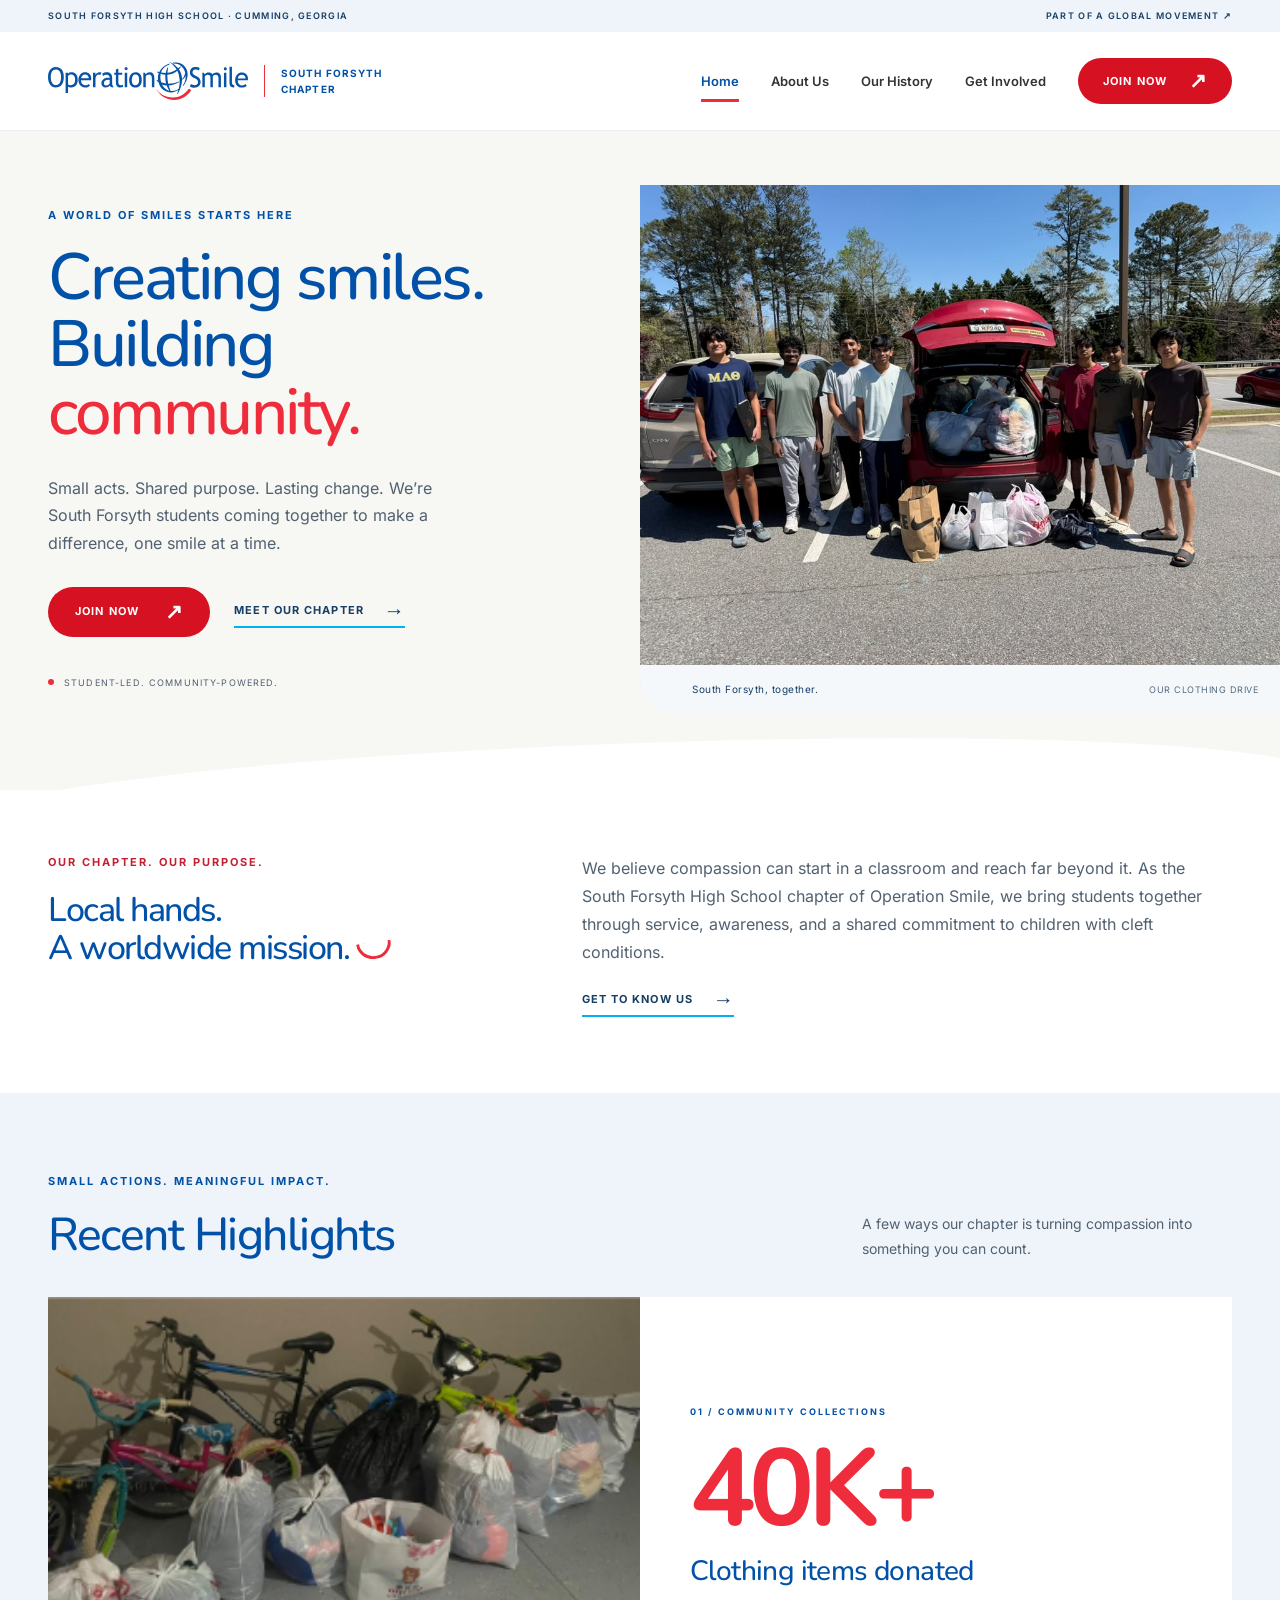
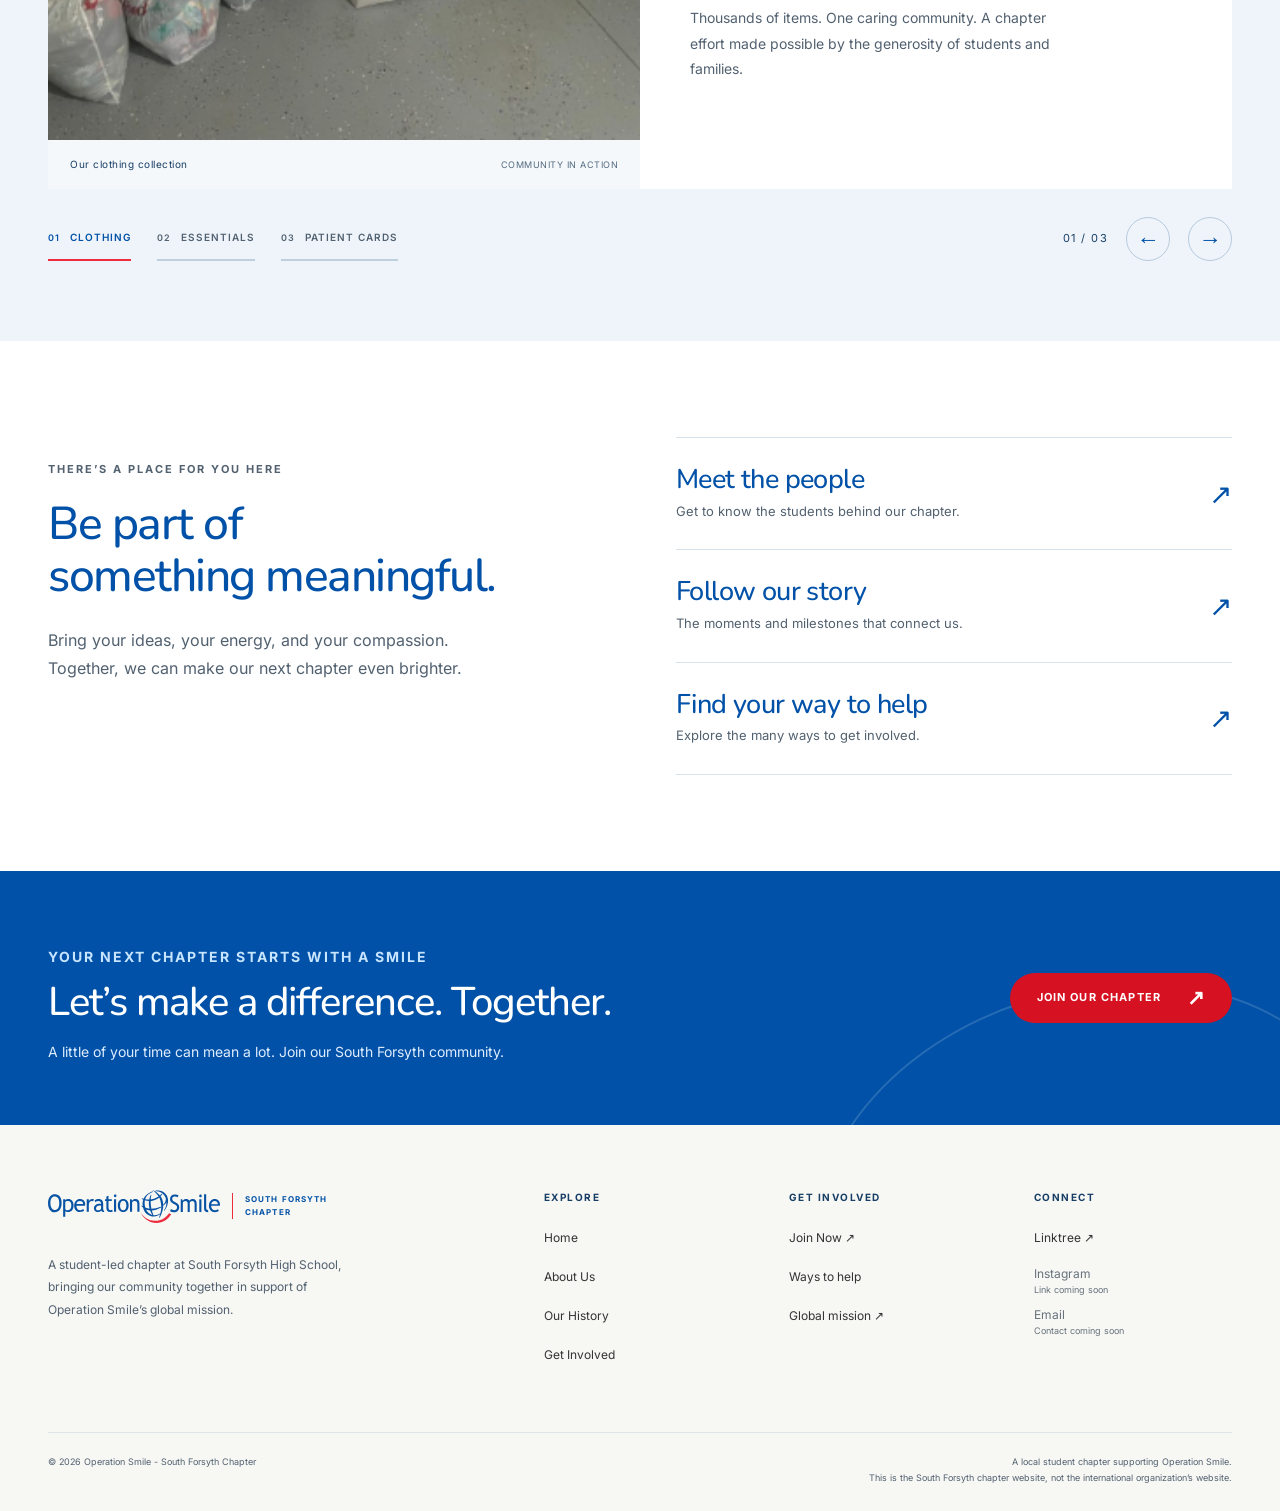
<file: index.html>
<!doctype html>
<html lang="en">
<head>
  <meta charset="utf-8">
  <meta name="viewport" content="width=device-width, initial-scale=1">
  <meta name="theme-color" content="#0051a7">
  <meta name="description" content="Creating smiles and building community at South Forsyth High School. Discover our Operation Smile chapter, explore our impact, and get involved.">
  <title>Operation Smile - South Forsyth Chapter</title>
  <link rel="icon" href="assets/favicon.svg" type="image/svg+xml">
  <link rel="preload" href="assets/fonts/nunito-latin-variable.woff2" as="font" type="font/woff2" crossorigin>
  <link rel="stylesheet" href="css/styles.css?v=4">
  <link rel="stylesheet" href="css/responsive.css?v=4">
  <script src="js/navigation.js" defer></script>
  <script src="js/slider.js" defer></script>
  <script src="js/main.js" defer></script>
</head>
<body>
  <a class="skip-link" href="#main-content">Skip to content</a>
  <!-- SHARED HEADER: keep navigation and chapter lockup consistent across all four pages. -->
  <div class="utility-bar">
    <div class="container">
      <span>SOUTH FORSYTH HIGH SCHOOL · CUMMING, GEORGIA</span>
      <a href="https://www.operationsmile.org/" target="_blank" rel="noopener noreferrer">PART OF A GLOBAL MOVEMENT <span aria-hidden="true">↗</span><span class="sr-only"> (opens in a new tab)</span></a>
    </div>
  </div>
  <header class="site-header" data-site-header>
    <div class="container header-inner">
      <a class="brand" href="index.html" aria-label="Operation Smile - South Forsyth Chapter, home">
        <img src="assets/operation-smile.svg" alt="Operation Smile" width="260" height="50">
        <span class="brand__chapter"><span>South Forsyth</span><span>Chapter</span></span>
      </a>
      <button class="menu-toggle" type="button" data-menu-toggle aria-controls="primary-navigation" aria-expanded="false" aria-label="Open menu"><span class="menu-toggle__lines" aria-hidden="true"></span></button>
      <nav class="primary-navigation" id="primary-navigation" aria-label="Main navigation">
        <a class="nav-link" href="index.html" aria-current="page">Home</a>
        <a class="nav-link" href="about.html">About Us</a>
        <a class="nav-link" href="history.html">Our History</a>
        <a class="nav-link" href="join.html">Get Involved</a>
        <a class="button-primary" href="https://linktr.ee/sfhsoperationsmile" target="_blank" rel="noopener noreferrer">Join Now <span class="button-arrow" aria-hidden="true">↗</span><span class="sr-only"> (opens in a new tab)</span></a>
      </nav>
    </div>
  </header>
  <!-- END SHARED HEADER -->
  <main id="main-content">
    <section class="home-hero" aria-labelledby="home-title">
      <div class="container home-hero__grid">
        <div class="home-hero__copy">
          <p class="eyebrow">A WORLD OF SMILES STARTS HERE</p>
          <h1 id="home-title" class="display">Creating smiles.<br>Building<br><span>community.</span></h1>
          <p class="lede">Small acts. Shared purpose. Lasting change. We’re South Forsyth students coming together to make a difference, one smile at a time.</p>
          <div class="hero-actions">
            <a class="button-primary" href="https://linktr.ee/sfhsoperationsmile" target="_blank" rel="noopener noreferrer">Join Now <span class="button-arrow" aria-hidden="true">↗</span><span class="sr-only"> (opens in a new tab)</span></a>
            <a class="text-link" href="about.html">Meet our chapter <span class="button-arrow" aria-hidden="true">→</span></a>
          </div>
          <p class="hero-location">Student-led. Community-powered.</p>
        </div>
        <figure class="photo-slot photo-slot--natural home-hero__visual">
          <img src="assets/images/chapter/clothing-drive-team.png" alt="Chapter members standing beside a car filled with bags of clothing donations" width="1024" height="768" fetchpriority="high">
          <figcaption class="photo-slot__label"><span>South Forsyth, together.</span><span>OUR CLOTHING DRIVE</span></figcaption>
        </figure>
      </div>
    </section>
    <section class="container chapter-intro" aria-labelledby="intro-title">
      <div><p class="eyebrow eyebrow--red">OUR CHAPTER. OUR PURPOSE.</p><h2 class="chapter-intro__title" id="intro-title">Local hands.<br>A worldwide mission.<span class="intro-mark" aria-hidden="true"></span></h2></div>
      <div class="chapter-intro__body">
        <!-- CHAPTER COPY: editable introduction, ready for officer review. -->
        <p>We believe compassion can start in a classroom and reach far beyond it. As the South Forsyth High School chapter of Operation Smile, we bring students together through service, awareness, and a shared commitment to children with cleft conditions.</p>
        <a class="text-link" href="about.html">Get to know us <span class="button-arrow" aria-hidden="true">→</span></a>
      </div>
    </section>
    <section class="highlights" aria-labelledby="highlights-title">
      <div class="container">
        <div class="section-heading">
          <div><p class="eyebrow">SMALL ACTIONS. MEANINGFUL IMPACT.</p><h2 id="highlights-title">Recent Highlights</h2></div>
          <p class="highlights__intro">A few ways our chapter is turning compassion into something you can count.</p>
        </div>
        <div class="carousel" data-carousel role="region" aria-roledescription="carousel" aria-label="Chapter impact highlights">
          <!-- HIGHLIGHT COMPONENT: verified totals and photographs supplied by the chapter. -->
          <article class="highlight-slide" id="highlight-1" data-slide tabindex="0" role="tabpanel" aria-labelledby="highlight-tab-1">
            <figure class="photo-slot photo-slot--natural highlight-slide__visual">
              <img src="assets/images/chapter/clothing-donations.png" alt="Bags of donated clothing gathered in a garage" width="337" height="252" loading="lazy">
              <figcaption class="photo-slot__label"><span>Our clothing collection</span><span>COMMUNITY IN ACTION</span></figcaption>
            </figure>
            <div class="highlight-slide__content"><p class="eyebrow">01 / COMMUNITY COLLECTIONS</p><strong class="highlight-slide__number">40K+</strong><h3>Clothing items donated</h3><p>Thousands of items. One caring community. A chapter effort made possible by the generosity of students and families.</p></div>
          </article>
          <article class="highlight-slide highlight-slide--text-only" id="highlight-2" data-slide tabindex="0" role="tabpanel" aria-labelledby="highlight-tab-2">
            <div class="highlight-slide__content"><p class="eyebrow">02 / ESSENTIALS DRIVE</p><strong class="highlight-slide__number">200+</strong><h3>Toothpaste items collected</h3><p>A simple everyday essential, collected with care. Our students came together to turn small contributions into a shared effort.</p></div>
          </article>
          <article class="highlight-slide" id="highlight-3" data-slide tabindex="0" role="tabpanel" aria-labelledby="highlight-tab-3">
            <figure class="photo-slot photo-slot--natural highlight-slide__visual highlight-slide__visual--cards">
              <img src="assets/images/chapter/patient-cards.png" alt="Handmade folded patient cards arranged on a table" width="811" height="1024" loading="lazy">
              <figcaption class="photo-slot__label"><span>Messages of encouragement</span><span>HANDMADE WITH CARE</span></figcaption>
            </figure>
            <div class="highlight-slide__content"><p class="eyebrow">03 / WORDS OF ENCOURAGEMENT</p><strong class="highlight-slide__number">200+</strong><h3>Cards written for patients with cleft conditions</h3><p>Handwritten messages of kindness, encouragement, and hope. A reminder that someone is thinking of you.</p></div>
          </article>
          <div class="carousel__controls">
            <div class="carousel__tabs" role="tablist" aria-label="Choose a highlight">
              <button class="carousel__tab" id="highlight-tab-1" type="button" role="tab" data-slide-to="0" aria-controls="highlight-1" aria-selected="true"><span>01</span> CLOTHING</button>
              <button class="carousel__tab" id="highlight-tab-2" type="button" role="tab" data-slide-to="1" aria-controls="highlight-2" aria-selected="false" tabindex="-1"><span>02</span> ESSENTIALS</button>
              <button class="carousel__tab" id="highlight-tab-3" type="button" role="tab" data-slide-to="2" aria-controls="highlight-3" aria-selected="false" tabindex="-1"><span>03</span> PATIENT CARDS</button>
            </div>
            <div class="carousel__arrows"><span class="carousel__count" aria-hidden="true"><span data-slide-current>01</span> / 03</span><button class="round-button" type="button" data-prev aria-label="Previous highlight">←</button><button class="round-button" type="button" data-next aria-label="Next highlight">→</button></div>
          </div>
          <p class="sr-only" data-carousel-status aria-live="polite" aria-atomic="true"></p>
        </div>
      </div>
    </section>
    <section class="section container pathways" aria-labelledby="pathways-title">
      <div class="pathways__intro"><p class="eyebrow eyebrow--red">THERE’S A PLACE FOR YOU HERE</p><h2 id="pathways-title">Be part of<br>something meaningful.</h2><p>Bring your ideas, your energy, and your compassion. Together, we can make our next chapter even brighter.</p></div>
      <div class="pathways__links">
        <a class="pathway" href="about.html"><div><h3>Meet the people</h3><p>Get to know the students behind our chapter.</p></div><span class="button-arrow" aria-hidden="true">↗</span></a>
        <a class="pathway" href="history.html"><div><h3>Follow our story</h3><p>The moments and milestones that connect us.</p></div><span class="button-arrow" aria-hidden="true">↗</span></a>
        <a class="pathway" href="join.html"><div><h3>Find your way to help</h3><p>Explore the many ways to get involved.</p></div><span class="button-arrow" aria-hidden="true">↗</span></a>
      </div>
    </section>
  </main>
  <!-- SHARED CTA AND FOOTER -->
  <section class="chapter-cta" aria-labelledby="cta-title">
    <div class="container">
      <div><p class="eyebrow">YOUR NEXT CHAPTER STARTS WITH A SMILE</p><h2 id="cta-title">Let’s make a difference. Together.</h2><p>A little of your time can mean a lot. Join our South Forsyth community.</p></div>
      <a class="button-primary" href="https://linktr.ee/sfhsoperationsmile" target="_blank" rel="noopener noreferrer">Join Our Chapter <span class="button-arrow" aria-hidden="true">↗</span><span class="sr-only"> (opens in a new tab)</span></a>
    </div>
  </section>
  <footer class="site-footer">
    <div class="container">
      <div class="footer-grid">
        <div class="footer-chapter">
          <a class="brand" href="index.html" aria-label="Operation Smile - South Forsyth Chapter, home"><img src="assets/operation-smile.svg" alt="Operation Smile" width="260" height="50" loading="lazy"><span class="brand__chapter"><span>South Forsyth</span><span>Chapter</span></span></a>
          <p>A student-led chapter at South Forsyth High School, bringing our community together in support of Operation Smile’s global mission.</p>
        </div>
        <div class="footer-column"><h2>Explore</h2><ul><li><a href="index.html">Home</a></li><li><a href="about.html">About Us</a></li><li><a href="history.html">Our History</a></li><li><a href="join.html">Get Involved</a></li></ul></div>
        <div class="footer-column"><h2>Get Involved</h2><ul><li><a href="https://linktr.ee/sfhsoperationsmile" target="_blank" rel="noopener noreferrer">Join Now ↗<span class="sr-only"> (opens in a new tab)</span></a></li><li><a href="join.html#ways-to-help">Ways to help</a></li><li><a href="https://www.operationsmile.org/" target="_blank" rel="noopener noreferrer">Global mission ↗<span class="sr-only"> (opens in a new tab)</span></a></li></ul></div>
        <div class="footer-column"><h2>Connect</h2><ul><li><a href="https://linktr.ee/sfhsoperationsmile" target="_blank" rel="noopener noreferrer">Linktree ↗<span class="sr-only"> (opens in a new tab)</span></a></li><!-- CONTACT PLACEHOLDERS: replace the spans below with verified Instagram and mailto links. --><li class="footer-placeholder">Instagram<small>Link coming soon</small></li><li class="footer-placeholder">Email<small>Contact coming soon</small></li></ul></div>
      </div>
      <div class="footer-bottom"><p>© <span data-year>2026</span> Operation Smile - South Forsyth Chapter</p><p>A local student chapter supporting Operation Smile.<br>This is the South Forsyth chapter website, not the international organization’s website.</p></div>
    </div>
  </footer>
  <!-- END SHARED CTA AND FOOTER -->
</body>
</html>
</file>
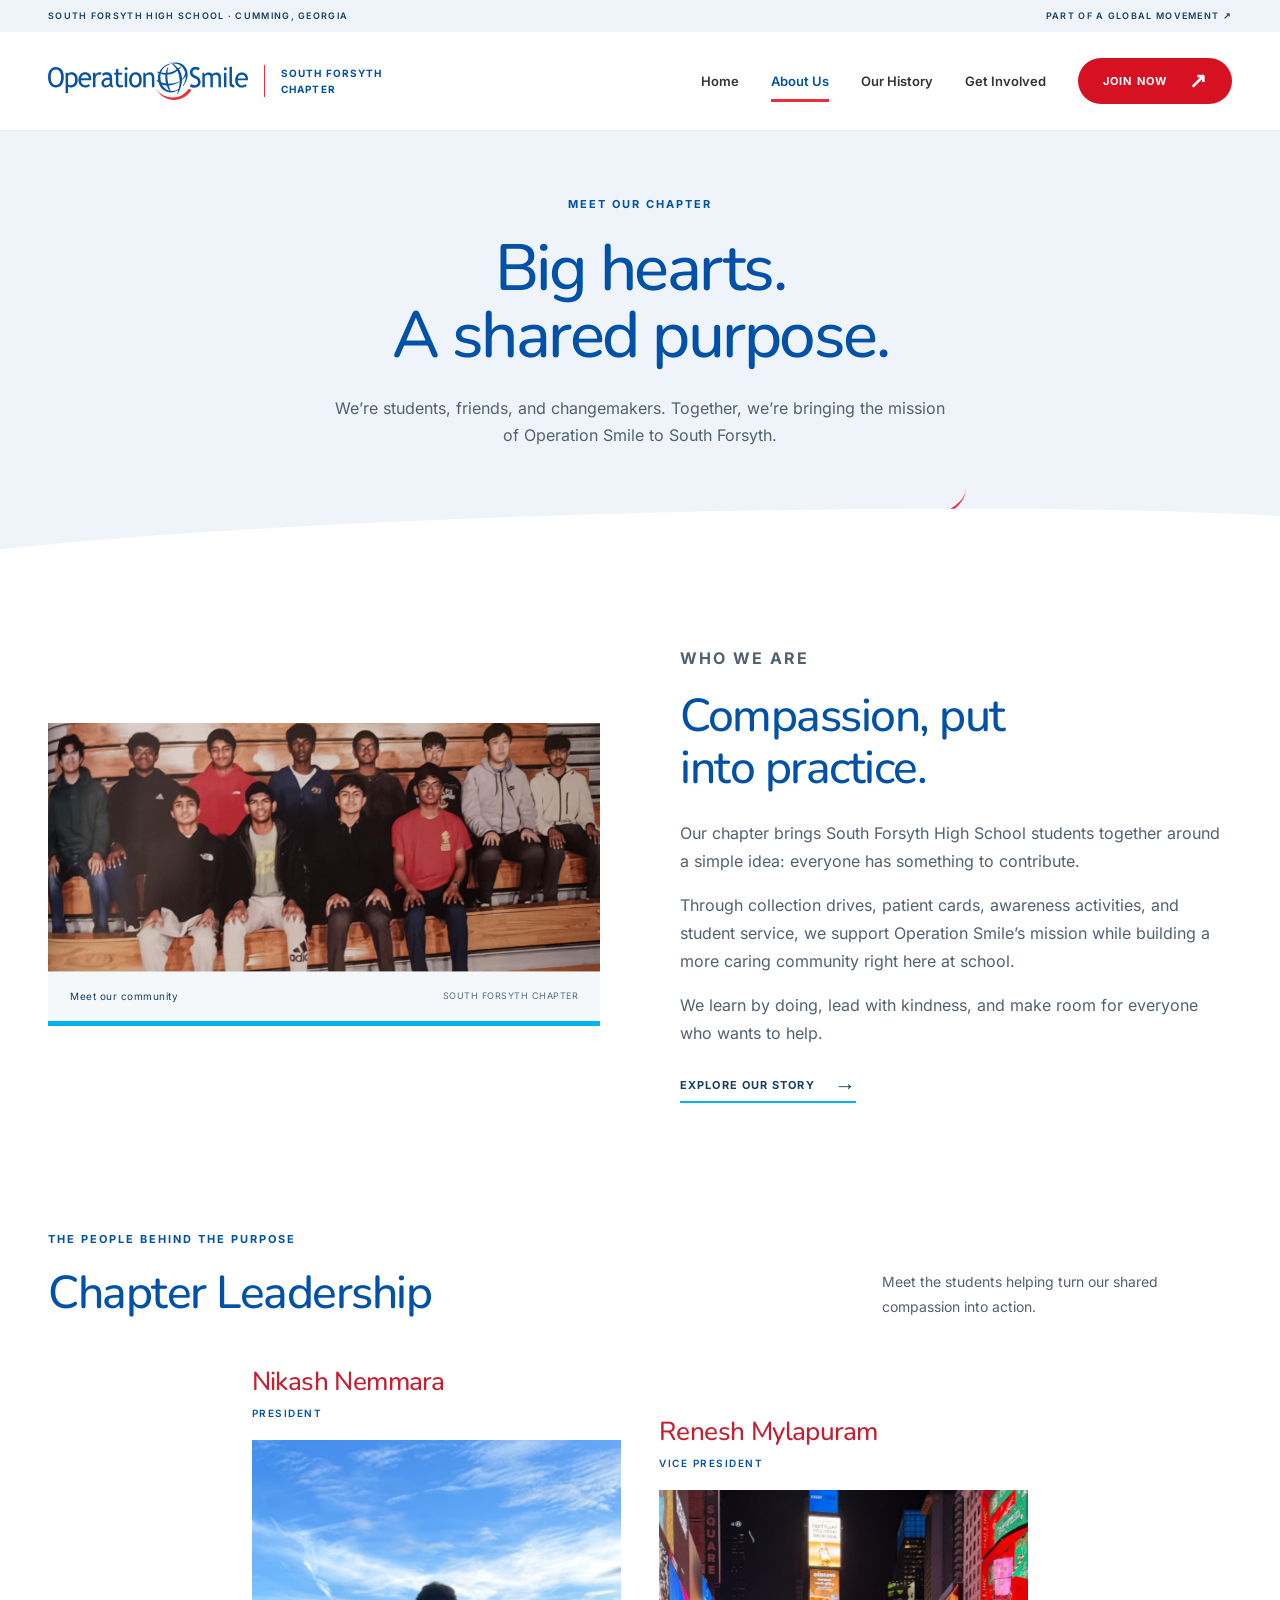
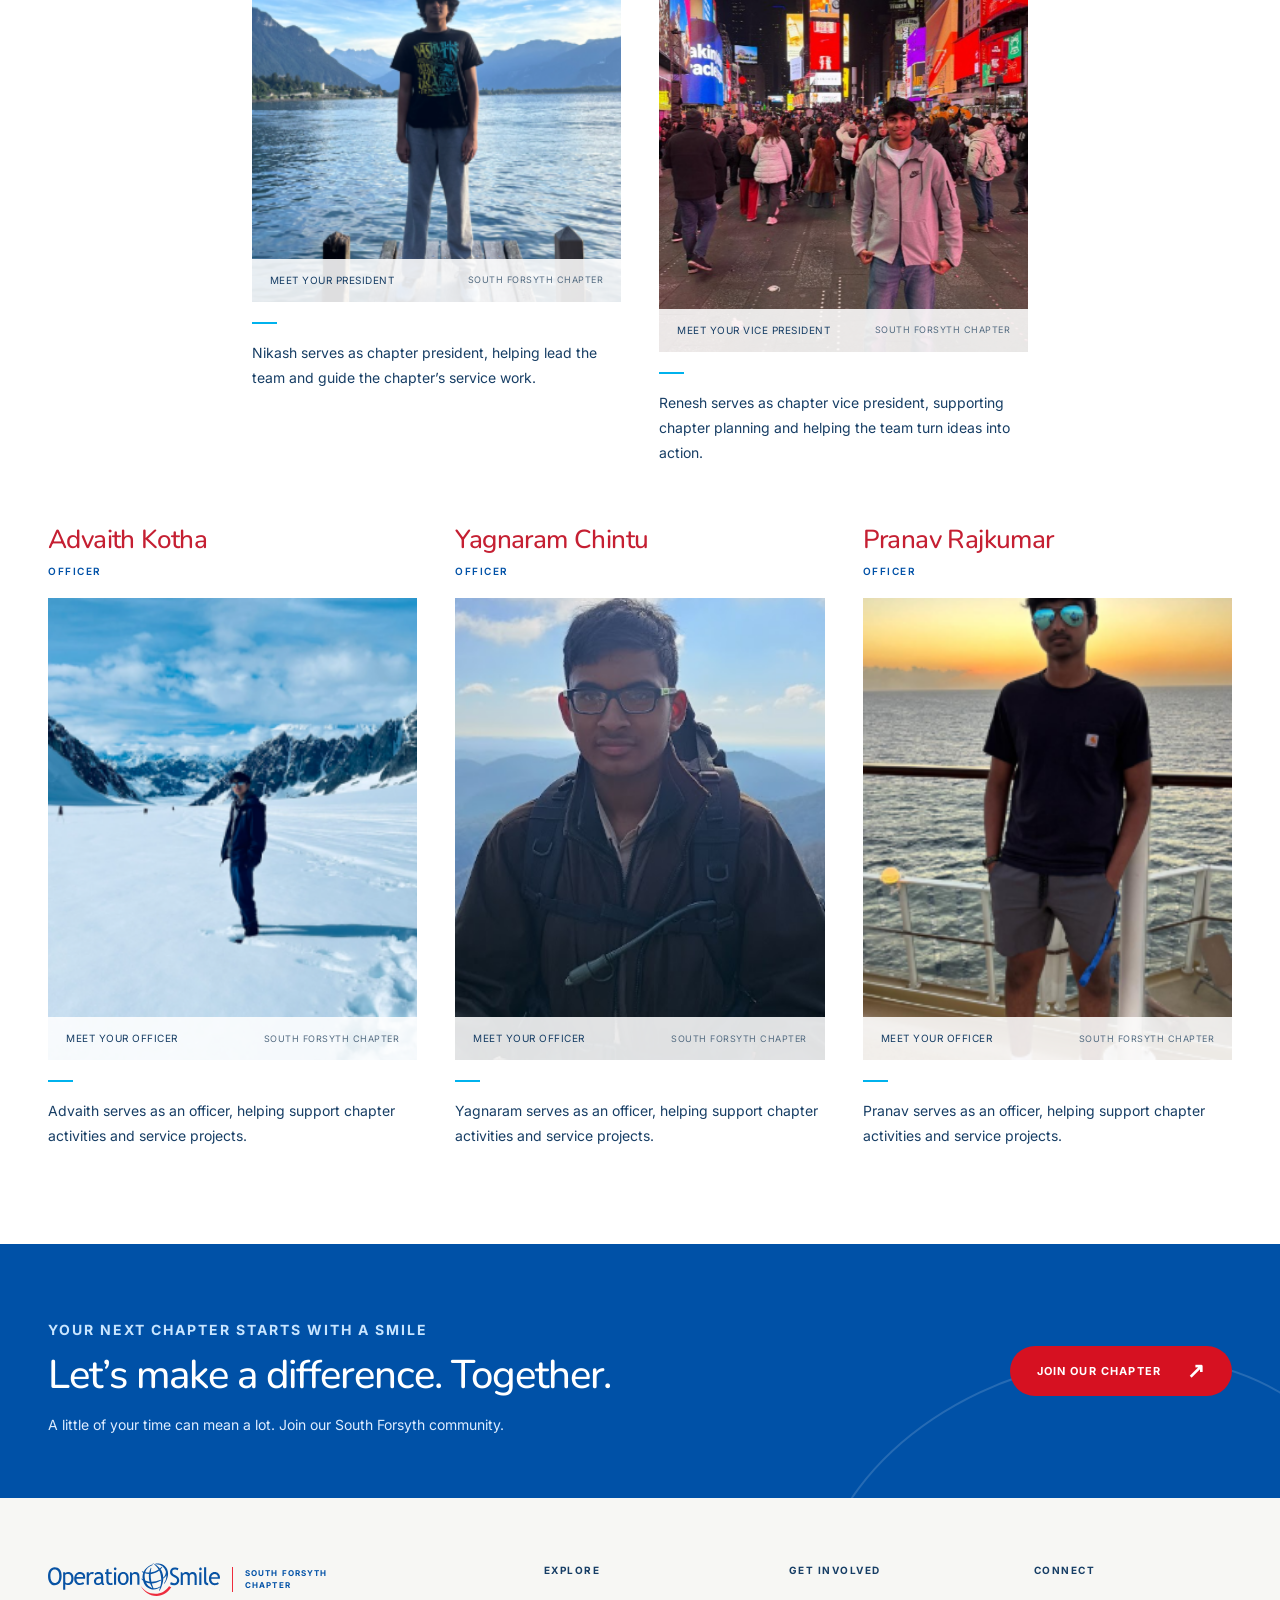
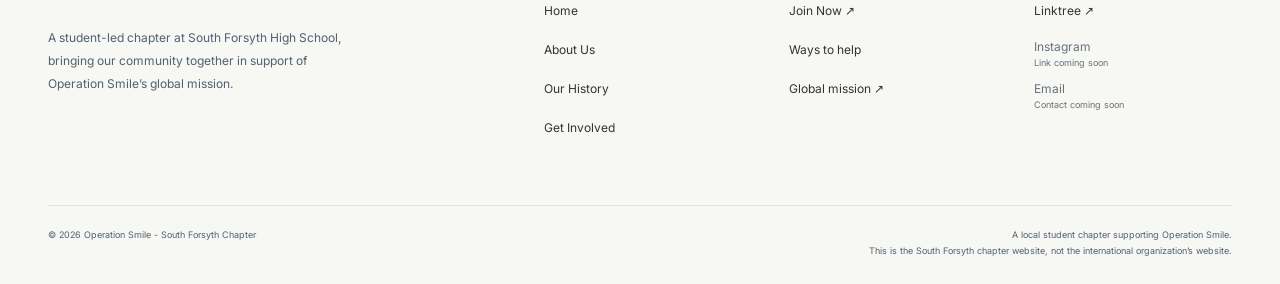
<file: about.html>
<!doctype html>
<html lang="en">
<head>
  <meta charset="utf-8">
  <meta name="viewport" content="width=device-width, initial-scale=1">
  <meta name="theme-color" content="#0051a7">
  <meta name="description" content="Meet the people and purpose behind Operation Smile - South Forsyth Chapter, including our five chapter leadership positions.">
  <title>About Us | Operation Smile - South Forsyth Chapter</title>
  <link rel="icon" href="assets/favicon.svg" type="image/svg+xml">
  <link rel="preload" href="assets/fonts/nunito-latin-variable.woff2" as="font" type="font/woff2" crossorigin>
  <link rel="stylesheet" href="css/styles.css?v=4">
  <link rel="stylesheet" href="css/responsive.css?v=4">
  <script src="js/navigation.js" defer></script>
  <script src="js/main.js" defer></script>
</head>
<body>
  <a class="skip-link" href="#main-content">Skip to content</a>
  <!-- SHARED HEADER: keep navigation and chapter lockup consistent across all four pages. -->
  <div class="utility-bar">
    <div class="container">
      <span>SOUTH FORSYTH HIGH SCHOOL · CUMMING, GEORGIA</span>
      <a href="https://www.operationsmile.org/" target="_blank" rel="noopener noreferrer">PART OF A GLOBAL MOVEMENT <span aria-hidden="true">↗</span><span class="sr-only"> (opens in a new tab)</span></a>
    </div>
  </div>
  <header class="site-header" data-site-header>
    <div class="container header-inner">
      <a class="brand" href="index.html" aria-label="Operation Smile - South Forsyth Chapter, home">
        <img src="assets/operation-smile.svg" alt="Operation Smile" width="260" height="50">
        <span class="brand__chapter"><span>South Forsyth</span><span>Chapter</span></span>
      </a>
      <button class="menu-toggle" type="button" data-menu-toggle aria-controls="primary-navigation" aria-expanded="false" aria-label="Open menu"><span class="menu-toggle__lines" aria-hidden="true"></span></button>
      <nav class="primary-navigation" id="primary-navigation" aria-label="Main navigation">
        <a class="nav-link" href="index.html">Home</a>
        <a class="nav-link" href="about.html" aria-current="page">About Us</a>
        <a class="nav-link" href="history.html">Our History</a>
        <a class="nav-link" href="join.html">Get Involved</a>
        <a class="button-primary" href="https://linktr.ee/sfhsoperationsmile" target="_blank" rel="noopener noreferrer">Join Now <span class="button-arrow" aria-hidden="true">↗</span><span class="sr-only"> (opens in a new tab)</span></a>
      </nav>
    </div>
  </header>
  <!-- END SHARED HEADER -->
  <main id="main-content">
  <section class="page-hero" aria-labelledby="about-title">
    <div class="container"><p class="eyebrow">MEET OUR CHAPTER</p><h1 id="about-title" class="display">Big hearts.<br>A shared purpose.</h1><p class="lede">We’re students, friends, and changemakers. Together, we’re bringing the mission of Operation Smile to South Forsyth.</p></div>
    <span class="page-hero__detail" aria-hidden="true"></span>
  </section>
  <section class="section container chapter-story" aria-labelledby="story-title">
    <figure class="photo-slot photo-slot--natural reveal">
      <div class="photo-slot__rotated" style="--photo-aspect:2048/923;--photo-width:45.068359375%">
        <img src="assets/images/chapter/chapter-group.png" alt="Chapter members posing together on the school gym bleachers" width="923" height="2048" loading="lazy">
      </div>
      <figcaption class="photo-slot__label"><span>Meet our community</span><span>SOUTH FORSYTH CHAPTER</span></figcaption>
    </figure>
    <div class="chapter-story__copy"><p class="eyebrow eyebrow--red">WHO WE ARE</p><h2 id="story-title">Compassion, put<br>into practice.</h2>
      <!-- PLACEHOLDER CHAPTER INTRODUCTION: review and personalize with the chapter’s own story. -->
      <p>Our chapter brings South Forsyth High School students together around a simple idea: everyone has something to contribute.</p><p>Through collection drives, patient cards, awareness activities, and student service, we support Operation Smile’s mission while building a more caring community right here at school.</p><p>We learn by doing, lead with kindness, and make room for everyone who wants to help.</p>
      <a class="text-link" href="history.html">Explore our story <span class="button-arrow" aria-hidden="true">→</span></a>
    </div>
  </section>
  <section class="section container leadership" aria-labelledby="leadership-title">
    <div class="section-heading"><div><p class="eyebrow">THE PEOPLE BEHIND THE PURPOSE</p><h2 id="leadership-title">Chapter Leadership</h2></div><p>Meet the students helping turn our shared compassion into action.</p></div>
    <!-- OFFICER COMPONENTS: exactly five. Duplicate structure is intentionally semantic and editable without JavaScript. -->
    <div class="officer-grid">
      <article class="officer-profile reveal"><h3>Nikash Nemmara</h3><p class="officer-profile__role">President</p><figure class="photo-slot photo-slot--portrait"><img src="assets/images/leadership/nikash-nemmara.png" alt="Nikash Nemmara, chapter president" width="312" height="425" loading="lazy"><figcaption class="photo-slot__label"><span>MEET YOUR PRESIDENT</span><span>SOUTH FORSYTH CHAPTER</span></figcaption></figure><p class="officer-profile__bio">Nikash serves as chapter president, helping lead the team and guide the chapter’s service work.</p></article>
      <article class="officer-profile reveal"><h3>Renesh Mylapuram</h3><p class="officer-profile__role">Vice President</p><figure class="photo-slot photo-slot--portrait"><img src="assets/images/leadership/renesh-mylapuram.png" alt="Renesh Mylapuram, chapter vice president" width="526" height="712" loading="lazy"><figcaption class="photo-slot__label"><span>MEET YOUR VICE PRESIDENT</span><span>SOUTH FORSYTH CHAPTER</span></figcaption></figure><p class="officer-profile__bio">Renesh serves as chapter vice president, supporting chapter planning and helping the team turn ideas into action.</p></article>
      <article class="officer-profile reveal"><h3>Advaith Kotha</h3><p class="officer-profile__role">Officer</p><figure class="photo-slot photo-slot--portrait"><img src="assets/images/leadership/advaith-kotha.png" alt="Advaith Kotha, chapter officer" width="262" height="316" loading="lazy"><figcaption class="photo-slot__label"><span>MEET YOUR OFFICER</span><span>SOUTH FORSYTH CHAPTER</span></figcaption></figure><p class="officer-profile__bio">Advaith serves as an officer, helping support chapter activities and service projects.</p></article>
      <article class="officer-profile reveal"><h3>Yagnaram Chintu</h3><p class="officer-profile__role">Officer</p><figure class="photo-slot photo-slot--portrait"><img src="assets/images/leadership/yagnaram-chintu.png" alt="Yagnaram Chintu, chapter officer" width="301" height="522" loading="lazy"><figcaption class="photo-slot__label"><span>MEET YOUR OFFICER</span><span>SOUTH FORSYTH CHAPTER</span></figcaption></figure><p class="officer-profile__bio">Yagnaram serves as an officer, helping support chapter activities and service projects.</p></article>
      <article class="officer-profile reveal"><h3>Pranav Rajkumar</h3><p class="officer-profile__role">Officer</p><figure class="photo-slot photo-slot--portrait"><img src="assets/images/leadership/pranav-rajkumar.png" alt="Pranav Rajkumar, chapter officer" width="241" height="406" loading="lazy"><figcaption class="photo-slot__label"><span>MEET YOUR OFFICER</span><span>SOUTH FORSYTH CHAPTER</span></figcaption></figure><p class="officer-profile__bio">Pranav serves as an officer, helping support chapter activities and service projects.</p></article>
    </div>
  </section>
</main>
  <!-- SHARED CTA AND FOOTER -->
  <section class="chapter-cta" aria-labelledby="cta-title">
    <div class="container">
      <div><p class="eyebrow">YOUR NEXT CHAPTER STARTS WITH A SMILE</p><h2 id="cta-title">Let’s make a difference. Together.</h2><p>A little of your time can mean a lot. Join our South Forsyth community.</p></div>
      <a class="button-primary" href="https://linktr.ee/sfhsoperationsmile" target="_blank" rel="noopener noreferrer">Join Our Chapter <span class="button-arrow" aria-hidden="true">↗</span><span class="sr-only"> (opens in a new tab)</span></a>
    </div>
  </section>
  <footer class="site-footer">
    <div class="container">
      <div class="footer-grid">
        <div class="footer-chapter">
          <a class="brand" href="index.html" aria-label="Operation Smile - South Forsyth Chapter, home"><img src="assets/operation-smile.svg" alt="Operation Smile" width="260" height="50" loading="lazy"><span class="brand__chapter"><span>South Forsyth</span><span>Chapter</span></span></a>
          <p>A student-led chapter at South Forsyth High School, bringing our community together in support of Operation Smile’s global mission.</p>
        </div>
        <div class="footer-column"><h2>Explore</h2><ul><li><a href="index.html">Home</a></li><li><a href="about.html">About Us</a></li><li><a href="history.html">Our History</a></li><li><a href="join.html">Get Involved</a></li></ul></div>
        <div class="footer-column"><h2>Get Involved</h2><ul><li><a href="https://linktr.ee/sfhsoperationsmile" target="_blank" rel="noopener noreferrer">Join Now ↗<span class="sr-only"> (opens in a new tab)</span></a></li><li><a href="join.html#ways-to-help">Ways to help</a></li><li><a href="https://www.operationsmile.org/" target="_blank" rel="noopener noreferrer">Global mission ↗<span class="sr-only"> (opens in a new tab)</span></a></li></ul></div>
        <div class="footer-column"><h2>Connect</h2><ul><li><a href="https://linktr.ee/sfhsoperationsmile" target="_blank" rel="noopener noreferrer">Linktree ↗<span class="sr-only"> (opens in a new tab)</span></a></li><!-- CONTACT PLACEHOLDERS: replace the spans below with verified Instagram and mailto links. --><li class="footer-placeholder">Instagram<small>Link coming soon</small></li><li class="footer-placeholder">Email<small>Contact coming soon</small></li></ul></div>
      </div>
      <div class="footer-bottom"><p>© <span data-year>2026</span> Operation Smile - South Forsyth Chapter</p><p>A local student chapter supporting Operation Smile.<br>This is the South Forsyth chapter website, not the international organization’s website.</p></div>
    </div>
  </footer>
  <!-- END SHARED CTA AND FOOTER -->
</body>
</html>
</file>
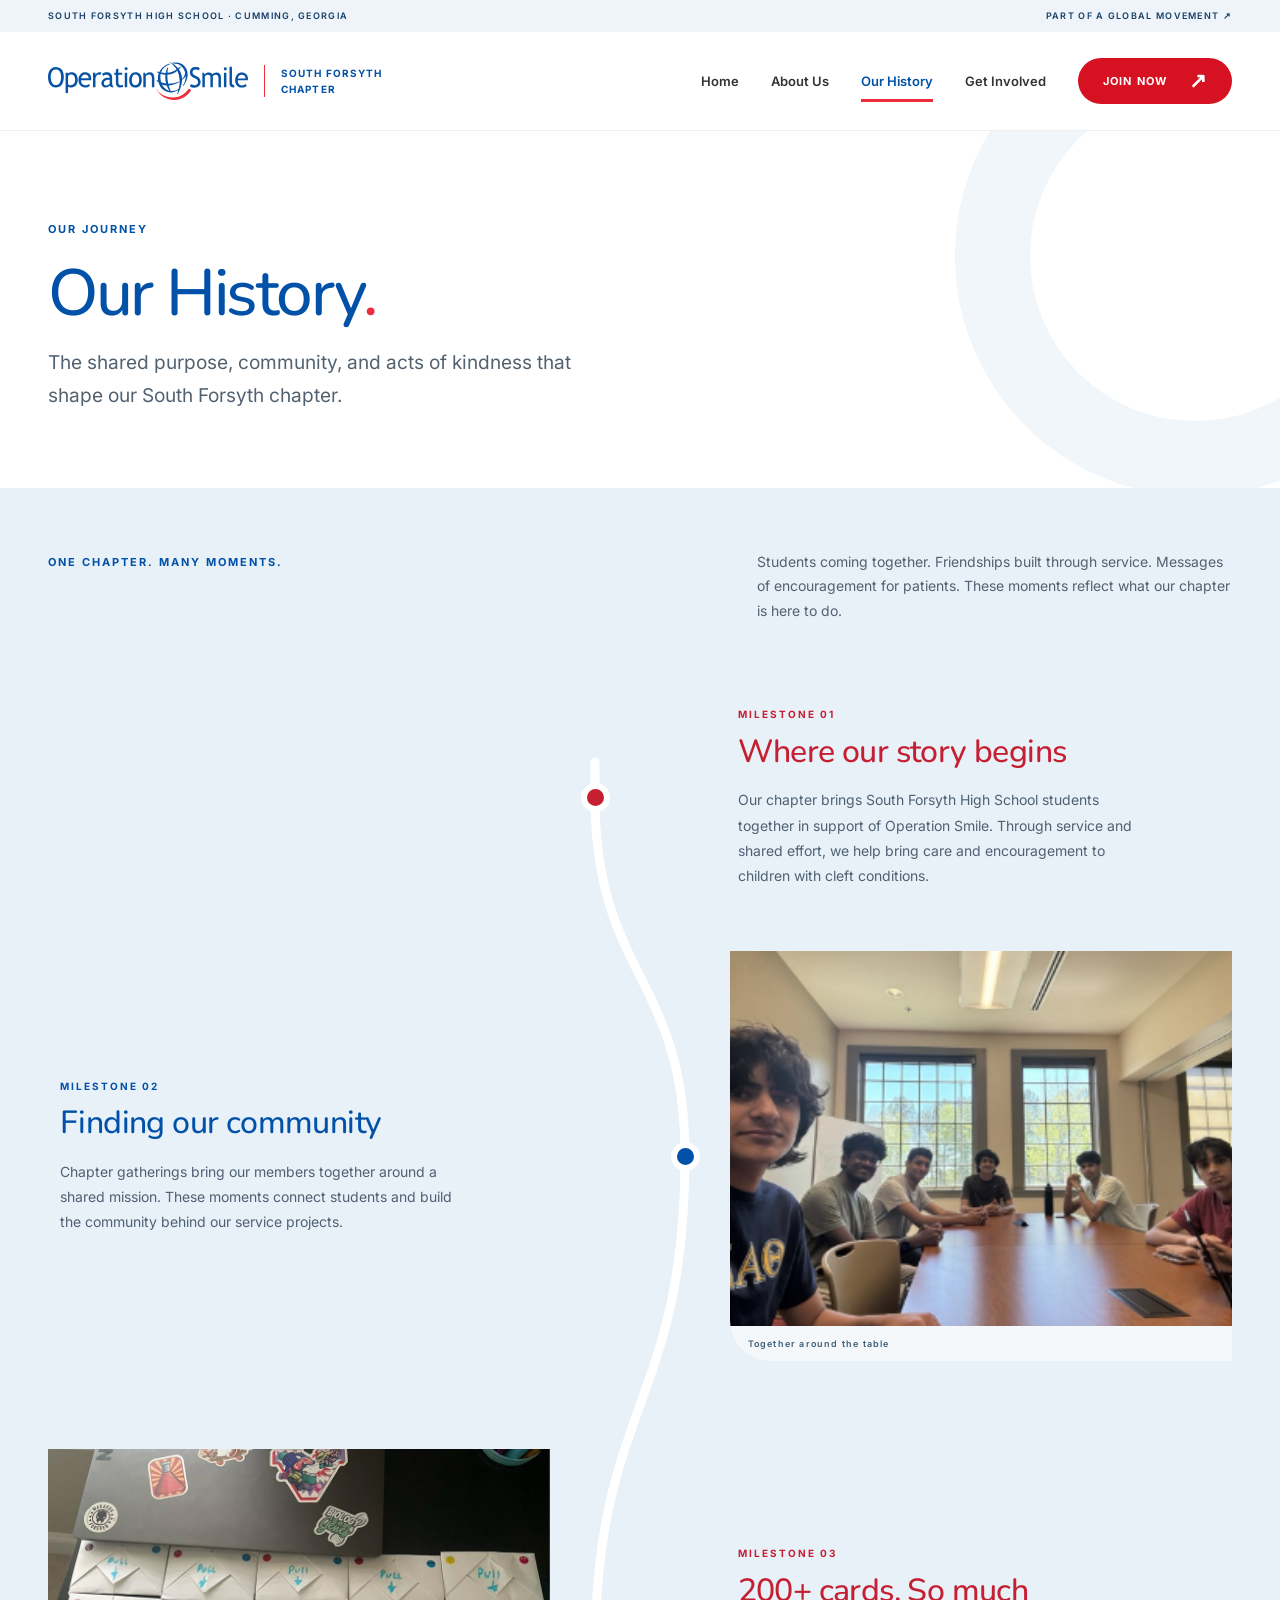
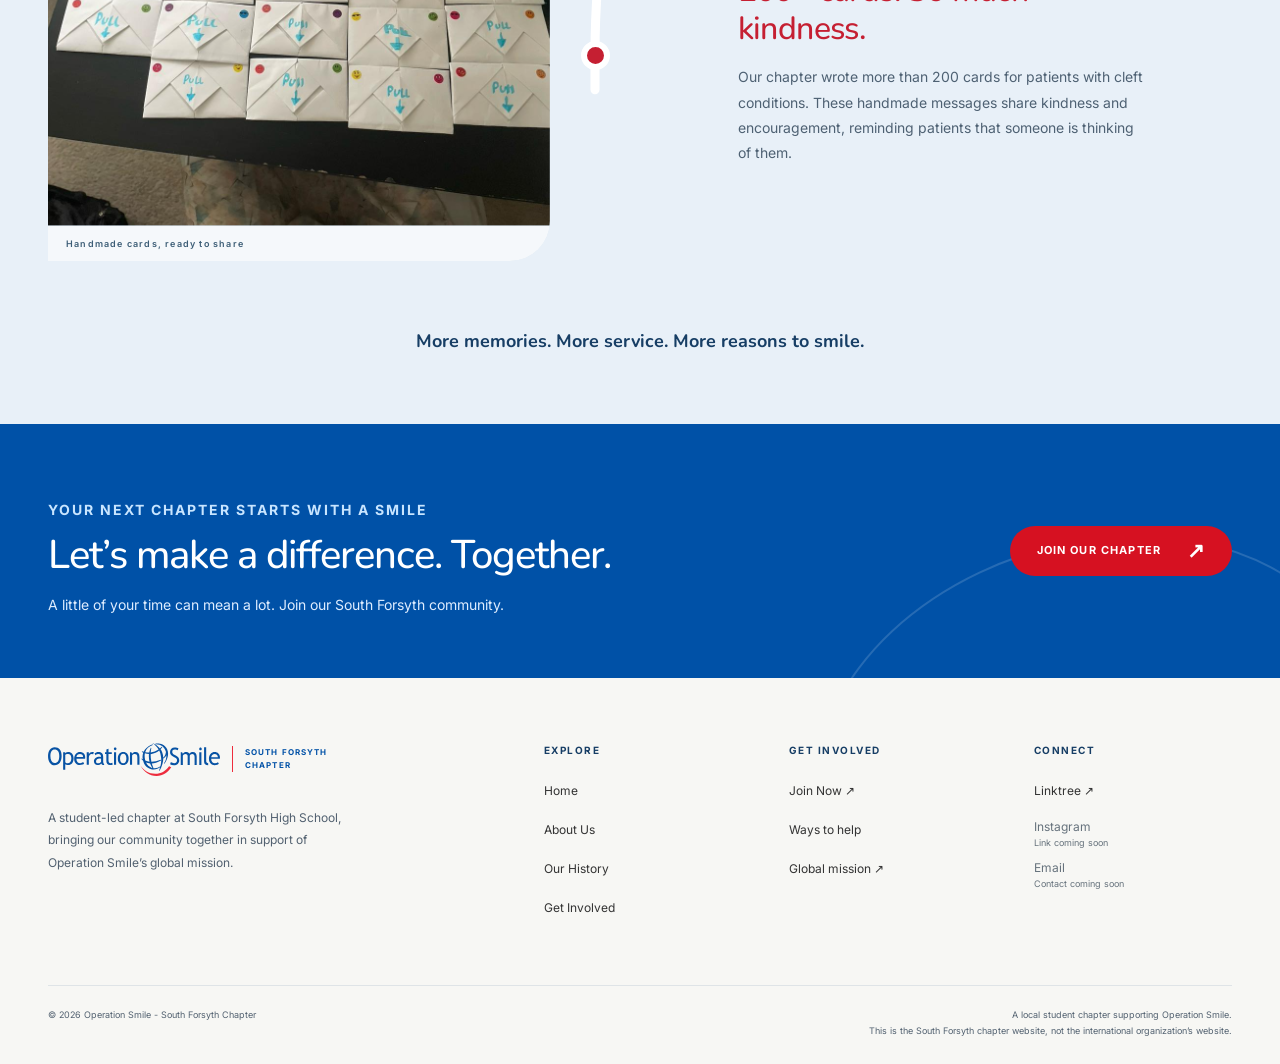
<file: history.html>
<!doctype html>
<html lang="en">
<head>
  <meta charset="utf-8">
  <meta name="viewport" content="width=device-width, initial-scale=1">
  <meta name="theme-color" content="#0051a7">
  <meta name="description" content="Explore the South Forsyth Operation Smile chapter's shared purpose, student community, and more than 200 cards written for patients with cleft conditions.">
  <title>Our History | Operation Smile - South Forsyth Chapter</title>
  <link rel="icon" href="assets/favicon.svg" type="image/svg+xml">
  <link rel="preload" href="assets/fonts/nunito-latin-variable.woff2" as="font" type="font/woff2" crossorigin>
  <link rel="stylesheet" href="css/styles.css?v=4">
  <link rel="stylesheet" href="css/responsive.css?v=4">
  <link rel="stylesheet" href="css/history.css?v=5">
  <script src="js/navigation.js" defer></script>
  <script src="js/main.js" defer></script>
  <script src="js/timeline.js?v=3" defer></script>
</head>
<body>
  <a class="skip-link" href="#main-content">Skip to content</a>
  <!-- SHARED HEADER: keep navigation and chapter lockup consistent across all four pages. -->
  <div class="utility-bar">
    <div class="container">
      <span>SOUTH FORSYTH HIGH SCHOOL · CUMMING, GEORGIA</span>
      <a href="https://www.operationsmile.org/" target="_blank" rel="noopener noreferrer">PART OF A GLOBAL MOVEMENT <span aria-hidden="true">↗</span><span class="sr-only"> (opens in a new tab)</span></a>
    </div>
  </div>
  <header class="site-header" data-site-header>
    <div class="container header-inner">
      <a class="brand" href="index.html" aria-label="Operation Smile - South Forsyth Chapter, home">
        <img src="assets/operation-smile.svg" alt="Operation Smile" width="260" height="50">
        <span class="brand__chapter"><span>South Forsyth</span><span>Chapter</span></span>
      </a>
      <button class="menu-toggle" type="button" data-menu-toggle aria-controls="primary-navigation" aria-expanded="false" aria-label="Open menu"><span class="menu-toggle__lines" aria-hidden="true"></span></button>
      <nav class="primary-navigation" id="primary-navigation" aria-label="Main navigation">
        <a class="nav-link" href="index.html">Home</a>
        <a class="nav-link" href="about.html">About Us</a>
        <a class="nav-link" href="history.html" aria-current="page">Our History</a>
        <a class="nav-link" href="join.html">Get Involved</a>
        <a class="button-primary" href="https://linktr.ee/sfhsoperationsmile" target="_blank" rel="noopener noreferrer">Join Now <span class="button-arrow" aria-hidden="true">↗</span><span class="sr-only"> (opens in a new tab)</span></a>
      </nav>
    </div>
  </header>
  <!-- END SHARED HEADER -->
  <main id="main-content" class="history-page">
  <section class="page-hero history-hero" aria-labelledby="history-title">
    <div class="container">
      <p class="eyebrow">OUR JOURNEY</p>
      <h1 id="history-title" class="display">Our History<span class="history-title-dot" aria-hidden="true">.</span></h1>
      <p class="history-hero__intro">The shared purpose, community, and acts of kindness that shape our South Forsyth chapter.</p>
    </div>
  </section>

  <section class="history-timeline" aria-label="Chapter milestones">
    <div class="container">
      <div class="timeline-intro">
        <p class="eyebrow">ONE CHAPTER. MANY MOMENTS.</p>
        <p>Students coming together. Friendships built through service. Messages of encouragement for patients. These moments reflect what our chapter is here to do.</p>
      </div>
      <div class="timeline-list" data-timeline>
        <svg class="timeline-connector" aria-hidden="true" focusable="false" preserveAspectRatio="none"><path class="timeline-connector__path" d=""></path></svg>

        <article class="milestone milestone--red milestone--text-only" aria-labelledby="milestone-title-01">
          <span class="milestone-marker" aria-hidden="true"></span>
          <div class="milestone__copy reveal">
            <p class="milestone__number">Milestone 01</p>
            <h2 id="milestone-title-01">Where our story begins</h2>
            <p>Our chapter brings South Forsyth High School students together in support of Operation Smile. Through service and shared effort, we help bring care and encouragement to children with cleft conditions.</p>
          </div>
        </article>

        <article class="milestone milestone--blue milestone--reverse" aria-labelledby="milestone-title-02">
          <figure class="photo-slot photo-slot--natural milestone__photo reveal">
            <img src="assets/images/chapter/chapter-meeting.png" alt="Chapter members gathered around a meeting table" width="322" height="240" loading="lazy">
            <figcaption class="photo-slot__label">Together around the table</figcaption>
          </figure>
          <span class="milestone-marker" aria-hidden="true"></span>
          <div class="milestone__copy reveal">
            <p class="milestone__number">Milestone 02</p>
            <h2 id="milestone-title-02">Finding our community</h2>
            <p>Chapter gatherings bring our members together around a shared mission. These moments connect students and build the community behind our service projects.</p>
          </div>
        </article>

        <article class="milestone milestone--red" aria-labelledby="milestone-title-06">
          <figure class="photo-slot photo-slot--natural milestone__photo reveal">
            <div class="photo-slot__rotated" style="--photo-aspect:4/3;--photo-width:75%"><img src="assets/images/chapter/patient-cards-colorful.png" alt="Handmade folded patient cards decorated with colorful stickers and pull tabs" width="768" height="1024" loading="lazy"></div>
            <figcaption class="photo-slot__label">Handmade cards, ready to share</figcaption>
          </figure>
          <span class="milestone-marker" aria-hidden="true"></span>
          <div class="milestone__copy reveal">
            <p class="milestone__number">Milestone 03</p>
            <h2 id="milestone-title-06">200+ cards. So much kindness.</h2>
            <p>Our chapter wrote more than 200 cards for patients with cleft conditions. These handmade messages share kindness and encouragement, reminding patients that someone is thinking of them.</p>
          </div>
        </article>
      </div>
      <p class="timeline-endnote">More memories. More service. More reasons to smile.</p>
    </div>
  </section>
</main>
  <!-- SHARED CTA AND FOOTER -->
  <section class="chapter-cta" aria-labelledby="cta-title">
    <div class="container">
      <div><p class="eyebrow">YOUR NEXT CHAPTER STARTS WITH A SMILE</p><h2 id="cta-title">Let’s make a difference. Together.</h2><p>A little of your time can mean a lot. Join our South Forsyth community.</p></div>
      <a class="button-primary" href="https://linktr.ee/sfhsoperationsmile" target="_blank" rel="noopener noreferrer">Join Our Chapter <span class="button-arrow" aria-hidden="true">↗</span><span class="sr-only"> (opens in a new tab)</span></a>
    </div>
  </section>
  <footer class="site-footer">
    <div class="container">
      <div class="footer-grid">
        <div class="footer-chapter">
          <a class="brand" href="index.html" aria-label="Operation Smile - South Forsyth Chapter, home"><img src="assets/operation-smile.svg" alt="Operation Smile" width="260" height="50" loading="lazy"><span class="brand__chapter"><span>South Forsyth</span><span>Chapter</span></span></a>
          <p>A student-led chapter at South Forsyth High School, bringing our community together in support of Operation Smile’s global mission.</p>
        </div>
        <div class="footer-column"><h2>Explore</h2><ul><li><a href="index.html">Home</a></li><li><a href="about.html">About Us</a></li><li><a href="history.html">Our History</a></li><li><a href="join.html">Get Involved</a></li></ul></div>
        <div class="footer-column"><h2>Get Involved</h2><ul><li><a href="https://linktr.ee/sfhsoperationsmile" target="_blank" rel="noopener noreferrer">Join Now ↗<span class="sr-only"> (opens in a new tab)</span></a></li><li><a href="join.html#ways-to-help">Ways to help</a></li><li><a href="https://www.operationsmile.org/" target="_blank" rel="noopener noreferrer">Global mission ↗<span class="sr-only"> (opens in a new tab)</span></a></li></ul></div>
        <div class="footer-column"><h2>Connect</h2><ul><li><a href="https://linktr.ee/sfhsoperationsmile" target="_blank" rel="noopener noreferrer">Linktree ↗<span class="sr-only"> (opens in a new tab)</span></a></li><!-- CONTACT PLACEHOLDERS: replace the spans below with verified Instagram and mailto links. --><li class="footer-placeholder">Instagram<small>Link coming soon</small></li><li class="footer-placeholder">Email<small>Contact coming soon</small></li></ul></div>
      </div>
      <div class="footer-bottom"><p>© <span data-year>2026</span> Operation Smile - South Forsyth Chapter</p><p>A local student chapter supporting Operation Smile.<br>This is the South Forsyth chapter website, not the international organization’s website.</p></div>
    </div>
  </footer>
  <!-- END SHARED CTA AND FOOTER -->
</body>
</html>
</file>
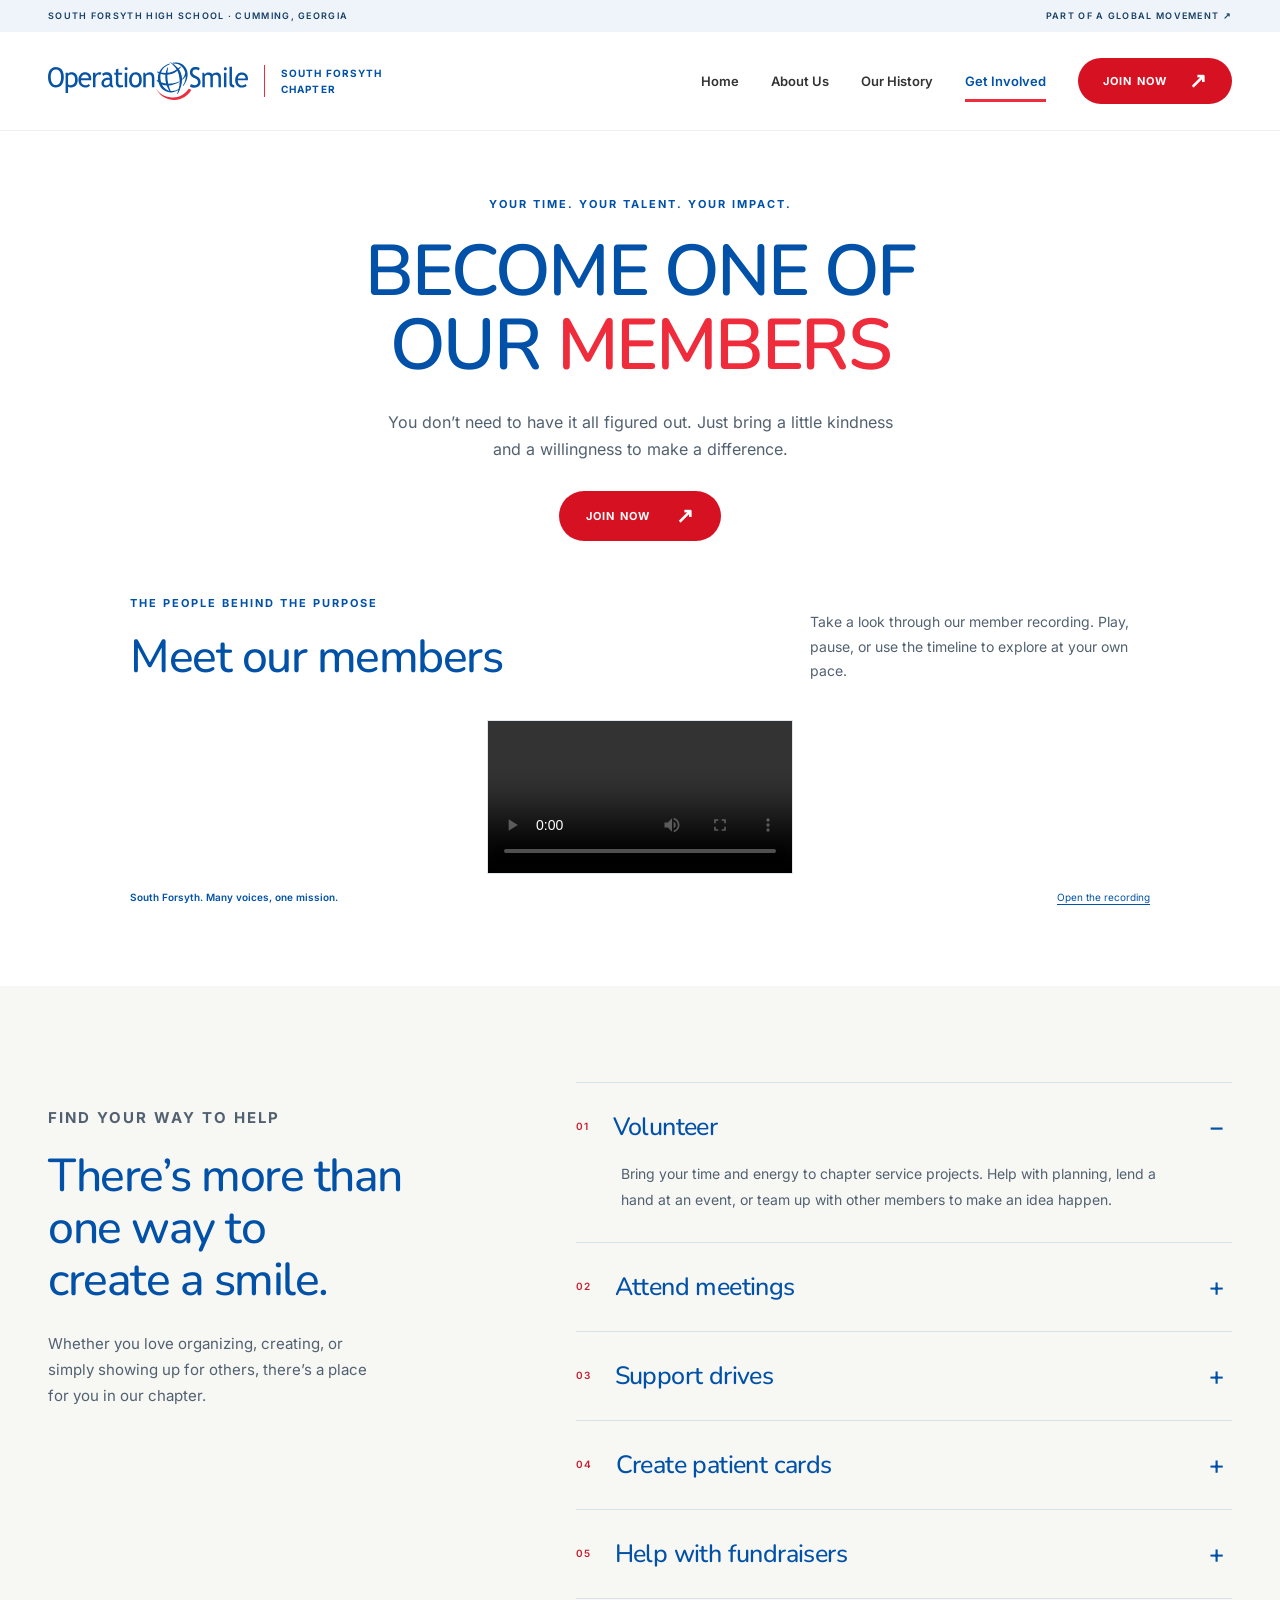
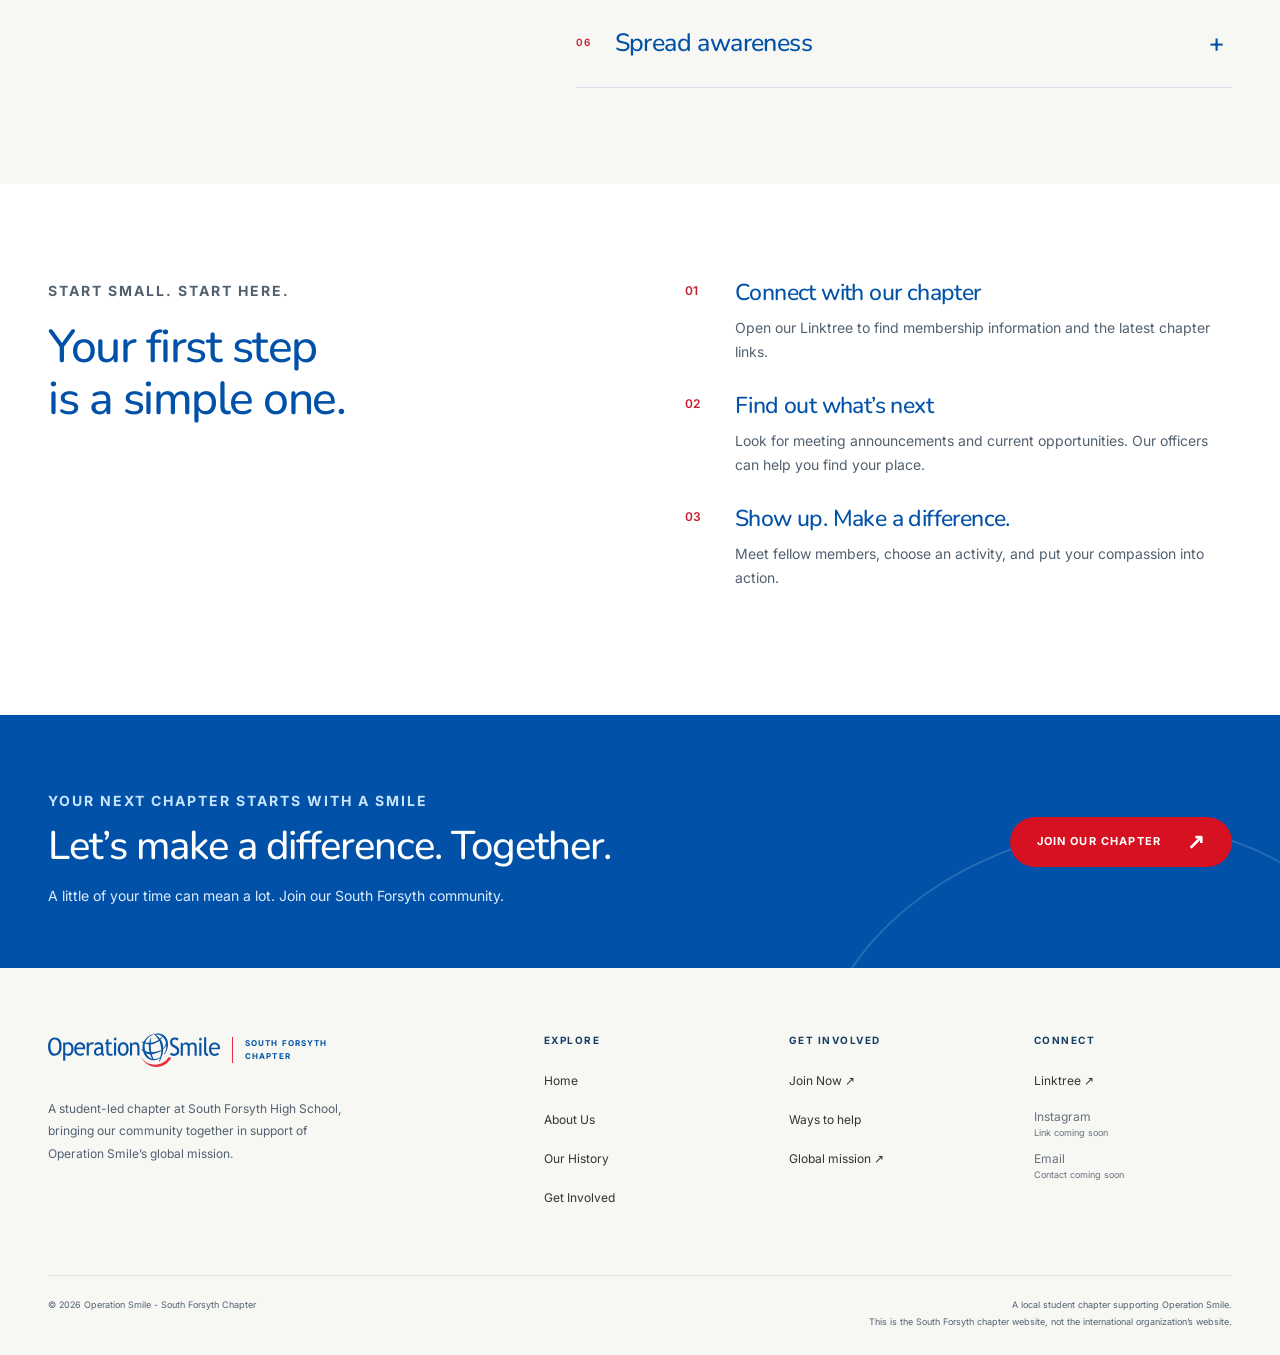
<file: join.html>
<!doctype html>
<html lang="en">
<head>
  <meta charset="utf-8">
  <meta name="viewport" content="width=device-width, initial-scale=1">
  <meta name="theme-color" content="#0051a7">
  <meta name="description" content="Become a member of Operation Smile - South Forsyth Chapter. Explore volunteer opportunities, chapter drives, meetings, and patient card activities.">
  <title>Get Involved | Operation Smile - South Forsyth Chapter</title>
  <link rel="icon" href="assets/favicon.svg" type="image/svg+xml">
  <link rel="preload" href="assets/fonts/nunito-latin-variable.woff2" as="font" type="font/woff2" crossorigin>
  <link rel="stylesheet" href="css/styles.css?v=4">
  <link rel="stylesheet" href="css/responsive.css?v=4">
  <link rel="stylesheet" href="css/join.css?v=1">
  <script src="js/navigation.js" defer></script>
  <script src="js/main.js" defer></script>
</head>
<body>
  <a class="skip-link" href="#main-content">Skip to content</a>
  <!-- SHARED HEADER: keep navigation and chapter lockup consistent across all four pages. -->
  <div class="utility-bar">
    <div class="container">
      <span>SOUTH FORSYTH HIGH SCHOOL · CUMMING, GEORGIA</span>
      <a href="https://www.operationsmile.org/" target="_blank" rel="noopener noreferrer">PART OF A GLOBAL MOVEMENT <span aria-hidden="true">↗</span><span class="sr-only"> (opens in a new tab)</span></a>
    </div>
  </div>
  <header class="site-header" data-site-header>
    <div class="container header-inner">
      <a class="brand" href="index.html" aria-label="Operation Smile - South Forsyth Chapter, home">
        <img src="assets/operation-smile.svg" alt="Operation Smile" width="260" height="50">
        <span class="brand__chapter"><span>South Forsyth</span><span>Chapter</span></span>
      </a>
      <button class="menu-toggle" type="button" data-menu-toggle aria-controls="primary-navigation" aria-expanded="false" aria-label="Open menu"><span class="menu-toggle__lines" aria-hidden="true"></span></button>
      <nav class="primary-navigation" id="primary-navigation" aria-label="Main navigation">
        <a class="nav-link" href="index.html">Home</a>
        <a class="nav-link" href="about.html">About Us</a>
        <a class="nav-link" href="history.html">Our History</a>
        <a class="nav-link" href="join.html" aria-current="page">Get Involved</a>
        <a class="button-primary" href="https://linktr.ee/sfhsoperationsmile" target="_blank" rel="noopener noreferrer">Join Now <span class="button-arrow" aria-hidden="true">↗</span><span class="sr-only"> (opens in a new tab)</span></a>
      </nav>
    </div>
  </header>
  <!-- END SHARED HEADER -->
  <main id="main-content">
  <section class="page-hero join-hero" aria-labelledby="join-title">
    <div class="container"><p class="eyebrow">YOUR TIME. YOUR TALENT. YOUR IMPACT.</p><h1 id="join-title" class="display">BECOME ONE OF<br>OUR <span>MEMBERS</span></h1><p class="lede">You don’t need to have it all figured out. Just bring a little kindness and a willingness to make a difference.</p><a class="button-primary" href="https://linktr.ee/sfhsoperationsmile" target="_blank" rel="noopener noreferrer">Join Now <span class="button-arrow" aria-hidden="true">↗</span><span class="sr-only"> (opens in a new tab)</span></a></div>
  </section>
  <section class="join-film container" aria-labelledby="film-title">
    <div class="section-heading"><div><p class="eyebrow">THE PEOPLE BEHIND THE PURPOSE</p><h2 id="film-title">Meet our members</h2></div><p id="film-description">Take a look through our member recording. Play, pause, or use the timeline to explore at your own pace.</p></div>
    <div class="video-player video-player--members">
      <video class="video-player__media" width="384" height="848" controls playsinline preload="metadata" aria-label="South Forsyth Operation Smile member recording" aria-describedby="film-description">
        <source src="assets/media/chapter-members.mp4" type="video/mp4">
        Your browser does not support this video. <a href="assets/media/chapter-members.mp4">Open the member recording</a>.
      </video>
    </div>
    <div class="film-caption"><span>South Forsyth. Many voices, one mission.</span><a href="assets/media/chapter-members.mp4">Open the recording</a></div>
  </section>
  <section class="section opportunities" id="ways-to-help" aria-labelledby="opportunities-title">
    <div class="container opportunities__layout">
      <div class="opportunities__intro"><p class="eyebrow eyebrow--red">FIND YOUR WAY TO HELP</p><h2 id="opportunities-title">There’s more than<br>one way to<br>create a smile.</h2><p>Whether you love organizing, creating, or simply showing up for others, there’s a place for you in our chapter.</p></div>
      <!-- OPPORTUNITIES: edit summaries and descriptions here. Native details work with touch, keyboard, and JavaScript disabled. -->
      <div class="opportunities__list">
        <details class="opportunity" open><summary><span class="opportunity__number">01</span><h3>Volunteer</h3><span class="opportunity__toggle" aria-hidden="true"></span></summary><div class="opportunity__body"><p>Bring your time and energy to chapter service projects. Help with planning, lend a hand at an event, or team up with other members to make an idea happen.</p></div></details>
        <details class="opportunity"><summary><span class="opportunity__number">02</span><h3>Attend meetings</h3><span class="opportunity__toggle" aria-hidden="true"></span></summary><div class="opportunity__body"><p>Meet the team, hear what’s coming up, and share your ideas. Find current meeting information and chapter updates through our Linktree.</p></div></details>
        <details class="opportunity"><summary><span class="opportunity__number">03</span><h3>Support drives</h3><span class="opportunity__toggle" aria-hidden="true"></span></summary><div class="opportunity__body"><p>Help collect, organize, and sort items for chapter drives. Check the current collection list with our officers before bringing items, so every contribution meets the project’s needs.</p></div></details>
        <details class="opportunity"><summary><span class="opportunity__number">04</span><h3>Create patient cards</h3><span class="opportunity__toggle" aria-hidden="true"></span></summary><div class="opportunity__body"><p>Put your creativity and kindness on paper. Join a card-making activity and follow the chapter’s guidance to create thoughtful, encouraging messages for patients with cleft conditions.</p></div></details>
        <details class="opportunity"><summary><span class="opportunity__number">05</span><h3>Help with fundraisers</h3><span class="opportunity__toggle" aria-hidden="true"></span></summary><div class="opportunity__body"><p>Make the next chapter fundraiser a team effort. Contribute ideas, help organize supplies, promote the event, or volunteer on the day.</p></div></details>
        <details class="opportunity"><summary><span class="opportunity__number">06</span><h3>Spread awareness</h3><span class="opportunity__toggle" aria-hidden="true"></span></summary><div class="opportunity__body"><p>Learn about Operation Smile’s mission, share reliable information about cleft conditions, and invite classmates to get involved. A conversation can be someone’s first step toward helping.</p></div></details>
      </div>
    </div>
  </section>
  <section class="section container join-steps" aria-labelledby="steps-title">
    <div><p class="eyebrow">START SMALL. START HERE.</p><h2 id="steps-title">Your first step<br>is a simple one.</h2></div>
    <ol><li><h3>Connect with our chapter</h3><p>Open our Linktree to find membership information and the latest chapter links.</p></li><li><h3>Find out what’s next</h3><p>Look for meeting announcements and current opportunities. Our officers can help you find your place.</p></li><li><h3>Show up. Make a difference.</h3><p>Meet fellow members, choose an activity, and put your compassion into action.</p></li></ol>
  </section>
</main>
  <!-- SHARED CTA AND FOOTER -->
  <section class="chapter-cta" aria-labelledby="cta-title">
    <div class="container">
      <div><p class="eyebrow">YOUR NEXT CHAPTER STARTS WITH A SMILE</p><h2 id="cta-title">Let’s make a difference. Together.</h2><p>A little of your time can mean a lot. Join our South Forsyth community.</p></div>
      <a class="button-primary" href="https://linktr.ee/sfhsoperationsmile" target="_blank" rel="noopener noreferrer">Join Our Chapter <span class="button-arrow" aria-hidden="true">↗</span><span class="sr-only"> (opens in a new tab)</span></a>
    </div>
  </section>
  <footer class="site-footer">
    <div class="container">
      <div class="footer-grid">
        <div class="footer-chapter">
          <a class="brand" href="index.html" aria-label="Operation Smile - South Forsyth Chapter, home"><img src="assets/operation-smile.svg" alt="Operation Smile" width="260" height="50" loading="lazy"><span class="brand__chapter"><span>South Forsyth</span><span>Chapter</span></span></a>
          <p>A student-led chapter at South Forsyth High School, bringing our community together in support of Operation Smile’s global mission.</p>
        </div>
        <div class="footer-column"><h2>Explore</h2><ul><li><a href="index.html">Home</a></li><li><a href="about.html">About Us</a></li><li><a href="history.html">Our History</a></li><li><a href="join.html">Get Involved</a></li></ul></div>
        <div class="footer-column"><h2>Get Involved</h2><ul><li><a href="https://linktr.ee/sfhsoperationsmile" target="_blank" rel="noopener noreferrer">Join Now ↗<span class="sr-only"> (opens in a new tab)</span></a></li><li><a href="join.html#ways-to-help">Ways to help</a></li><li><a href="https://www.operationsmile.org/" target="_blank" rel="noopener noreferrer">Global mission ↗<span class="sr-only"> (opens in a new tab)</span></a></li></ul></div>
        <div class="footer-column"><h2>Connect</h2><ul><li><a href="https://linktr.ee/sfhsoperationsmile" target="_blank" rel="noopener noreferrer">Linktree ↗<span class="sr-only"> (opens in a new tab)</span></a></li><!-- CONTACT PLACEHOLDERS: replace the spans below with verified Instagram and mailto links. --><li class="footer-placeholder">Instagram<small>Link coming soon</small></li><li class="footer-placeholder">Email<small>Contact coming soon</small></li></ul></div>
      </div>
      <div class="footer-bottom"><p>© <span data-year>2026</span> Operation Smile - South Forsyth Chapter</p><p>A local student chapter supporting Operation Smile.<br>This is the South Forsyth chapter website, not the international organization’s website.</p></div>
    </div>
  </footer>
  <!-- END SHARED CTA AND FOOTER -->
</body>
</html>
</file>
<file: css/styles.css>
/* Operation Smile — South Forsyth Chapter. Shared design system. */
@font-face {
  font-family:Inter;
  src:url('../assets/fonts/inter-latin-variable.woff2') format('woff2');
  font-weight:400 700;
  font-style:normal;
  font-display:swap
}

@font-face {
  font-family:Nunito;
  src:url('../assets/fonts/nunito-latin-variable.woff2') format('woff2');
  font-weight:400 700;
  font-style:normal;
  font-display:swap
}

:root {
  --brand-red:#ee2c3c;
  --red-dark:#c51f32;
  --button-red:#d61121;
  --brand-blue:#0051a7;
  --blue-deep:#173e65;
  --accent-cyan:#00b2ed;
  --text-primary:#333;
  --text-secondary:#526170;
  --surface-white:#fff;
  --surface-muted:#eef4fa;
  --surface-warm:#f7f7f4;
  --border:#d8e2eb;
  --font-display:Nunito,'Trebuchet MS',sans-serif;
  --font-body:Inter,Arial,sans-serif;
  --max-width:1240px;
  --space-xs:8px;
  --space-sm:16px;
  --space-md:24px;
  --space-lg:40px;
  --space-xl:72px;
  --space-section:96px;
  --header-height:98px;
}

*,*::before,*::after {
  box-sizing:border-box
}

html {
  scroll-behavior:smooth;
  scroll-padding-top:120px
}

body {
  margin:0;
  color:var(--text-primary);
  background:white;
  font-family:var(--font-body);
  font-size:16px;
  line-height:1.75;
  -webkit-font-smoothing:antialiased
}

body.menu-open {
  overflow:hidden
}

img {
  max-width:100%;
  height:auto;
  display:block
}

svg {
  display:block
}

button,a,input {
  touch-action:manipulation
}

button {
  font:inherit;
  cursor:pointer
}

a {
  color:inherit;
  text-decoration:none
}

button:disabled {
  cursor:not-allowed;
  opacity:.42
}

p,h1,h2,h3,figure {
  margin:0
}

p+p {
  margin-top:16px
}

ul,ol {
  margin:0;
  padding:0
}

h1,h2,h3 {
  font-family:var(--font-display);
  font-weight:500;
  line-height:1.13;
  color:var(--brand-blue)
}

h2 {
  font-size:clamp(32px,3.6vw,48px);
  letter-spacing:-1.5px
}

h3 {
  font-size:28px;
  letter-spacing:-.6px
}

::selection {
  background:#cce8ff;
  color:var(--blue-deep)
}

:focus-visible {
  outline:3px solid var(--brand-blue);
  outline-offset:5px
}

button:focus-visible {
  outline-offset:4px
}

[hidden] {
  display:none!important
}

.container {
  width:calc(100% - 96px);
  max-width:var(--max-width);
  margin-inline:auto
}

.section {
  padding-block:var(--space-section)
}

.display {
  font-size:clamp(44px,5.1vw,72px);
  line-height:1.04;
  letter-spacing:-2.5px
}

.eyebrow {
  display:block;
  margin-bottom:20px;
  font-size:11px;
  line-height:1.5;
  letter-spacing:2px;
  font-weight:700;
  text-transform:uppercase;
  color:var(--brand-blue)
}

.eyebrow--red {
  color:var(--red-dark)
}

.lede {
  font-size:18px;
  line-height:1.7;
  color:var(--text-secondary);
  max-width:570px
}

.section-heading {
  display:flex;
  justify-content:space-between;
  align-items:end;
  gap:32px;
  margin-bottom:36px
}

.section-heading h2 {
  max-width:640px
}

.section-heading .text-link {
  flex-shrink:0
}

.sr-only {
  position:absolute;
  width:1px;
  height:1px;
  padding:0;
  margin:-1px;
  overflow:hidden;
  clip:rect(0,0,0,0);
  white-space:nowrap;
  border:0
}

.skip-link {
  position:fixed;
  top:10px;
  left:16px;
  z-index:1000;
  background:white;
  color:var(--brand-blue);
  padding:12px 18px;
  transform:translateY(-180%);
  border:2px solid var(--brand-blue)
}

.skip-link:focus {
  transform:translateY(0)
}

/* The reference uses compact, rounded red calls to action. */
.button-primary,.button-secondary {
  display:inline-flex;
  align-items:center;
  justify-content:center;
  gap:26px;
  min-height:50px;
  padding:15px 26px;
  border:1px solid transparent;
  border-radius:28px;
  font-size:11px;
  line-height:1.5;
  font-weight:700;
  letter-spacing:1.15px;
  text-transform:uppercase;
  transition:background .2s,color .2s,transform .2s
}

.button-primary {
  background:var(--button-red);
  color:white
}

.button-primary:hover {
  background:#b70e1c
}

.button-primary:active,.button-secondary:active {
  transform:translateY(1px)
}

.button-secondary {
  color:var(--brand-blue);
  border-color:var(--brand-blue);
  background:transparent
}

.button-secondary:hover {
  color:white;
  background:var(--brand-blue)
}

.button-arrow {
  font-size:21px;
  line-height:14px;
  letter-spacing:0;
  transition:transform .2s
}

.button-primary:hover .button-arrow,.text-link:hover .button-arrow {
  transform:translateX(4px)
}

.text-link,.button-text {
  display:inline-flex;
  align-items:center;
  gap:20px;
  font-size:11px;
  font-weight:700;
  line-height:1.8;
  letter-spacing:1.1px;
  text-transform:uppercase;
  box-shadow:inset 0 -2px var(--accent-cyan);
  padding:5px 0 7px;
  transition:box-shadow .2s;
  color:var(--blue-deep)
}

.text-link:hover,.button-text:hover {
  box-shadow:inset 0 -5px var(--accent-cyan)
}

/* Shared header and chapter lockup. */
.utility-bar {
  background:var(--surface-muted);
  font-size:9px;
  letter-spacing:1.3px;
  font-weight:600;
  color:var(--blue-deep)
}

.utility-bar .container {
  display:flex;
  justify-content:space-between;
  align-items:center;
  min-height:32px
}

.utility-bar a {
  padding:5px 0
}

.utility-bar a:hover {
  text-decoration:underline
}

.site-header {
  position:sticky;
  top:0;
  z-index:100;
  background:rgba(255,255,255,.98);
  border-bottom:1px solid #edf0f3
}

.header-inner {
  display:flex;
  align-items:center;
  justify-content:space-between;
  min-height:var(--header-height);
  gap:32px
}

.brand {
  display:inline-flex;
  align-items:center;
  gap:16px;
  flex-shrink:0
}

.brand img {
  width:200px;
  height:auto
}

.brand__chapter {
  border-left:1px solid var(--brand-red);
  padding-left:16px;
  color:var(--brand-blue);
  font-size:10px;
  font-weight:700;
  line-height:1.6;
  letter-spacing:1.1px;
  text-transform:uppercase
}

.brand__chapter span {
  display:block
}

.primary-navigation {
  display:flex;
  align-items:center;
  gap:32px
}

.nav-link {
  font-size:13px;
  font-weight:600;
  white-space:nowrap;
  padding:13px 0;
  position:relative
}

.nav-link::after {
  content:'';
  position:absolute;
  left:0;
  right:0;
  bottom:3px;
  height:3px;
  background:var(--brand-red);
  transform:scaleX(0);
  transform-origin:left;
  transition:transform .2s
}

.nav-link:hover::after,.nav-link[aria-current=page]::after {
  transform:scaleX(1)
}

.nav-link[aria-current=page] {
  color:var(--brand-blue)
}

.primary-navigation .button-primary {
  min-height:46px;
  padding:12px 24px;
  gap:22px
}

.menu-toggle {
  display:none;
  align-items:center;
  justify-content:center;
  border:0;
  background:var(--surface-muted);
  color:var(--brand-blue);
  width:46px;
  height:46px;
  border-radius:50%
}

.menu-toggle__lines {
  width:20px;
  height:14px;
  position:relative;
  border-top:2px solid currentColor;
  border-bottom:2px solid currentColor
}

.menu-toggle__lines::after {
  position:absolute;
  content:'';
  left:0;
  right:0;
  top:5px;
  border-top:2px solid currentColor
}

.menu-open .menu-toggle__lines {
  border:0;
  transform:rotate(45deg)
}

.menu-open .menu-toggle__lines::before,.menu-open .menu-toggle__lines::after {
  position:absolute;
  content:'';
  left:0;
  right:0;
  top:6px;
  border-top:2px solid currentColor
}

.menu-open .menu-toggle__lines::after {
  transform:rotate(90deg)
}

/* Image slots provide consistent editorial crops for chapter photography and placeholders. */
.photo-slot {
  position:relative;
  overflow:hidden;
  background:#e5edf3;
  margin:0;
  isolation:isolate
}

.photo-slot>img {
  width:100%;
  height:100%;
  object-fit:cover;
  position:absolute;
  inset:0
}

.photo-slot__label {
  position:absolute;
  bottom:0;
  left:0;
  right:0;
  z-index:2;
  padding:17px 22px;
  display:flex;
  align-items:center;
  justify-content:space-between;
  gap:16px;
  background:rgba(255,255,255,.87);
  color:var(--blue-deep);
  font-size:10px;
  line-height:1.5;
  letter-spacing:.5px
}

.photo-slot__label span:last-child {
  font-size:9px;
  white-space:nowrap;
  color:#536b81
}

.photo-slot--landscape {
  aspect-ratio:4/3
}

.photo-slot--portrait {
  aspect-ratio:4/5
}

/* Supplied chapter photos keep their full frame; captions sit below the image. */
figure.photo-slot.photo-slot--natural {
  aspect-ratio:auto;
  min-height:0
}

.photo-slot.photo-slot--natural>img {
  position:static;
  display:block;
  width:100%;
  height:auto;
  aspect-ratio:auto;
  object-fit:contain
}

.photo-slot--natural .photo-slot__label {
  position:static;
  background:#f5f8fb
}

/* Rotate the displayed frame while preserving the supplied original file. */
.photo-slot__rotated {
  position:relative;
  width:100%;
  aspect-ratio:var(--photo-aspect);
  overflow:hidden
}

.photo-slot .photo-slot__rotated>img {
  position:absolute;
  top:50%;
  left:50%;
  width:var(--photo-width);
  height:auto;
  aspect-ratio:auto;
  max-width:none;
  transform:translate(-50%,-50%) rotate(-90deg)
}

.photo-slot__overline {
  position:absolute;
  top:27px;
  left:29px;
  font-size:10px;
  letter-spacing:1.8px;
  font-weight:600;
  color:#53738c
}

.photo-slot__message {
  position:absolute;
  top:43%;
  left:9%;
  right:9%;
  font-family:var(--font-display);
  font-size:clamp(32px,4vw,54px);
  font-weight:400;
  line-height:1.2;
  color:#51728a;
  text-align:center;
  letter-spacing:-1.5px
}

.photo-slot__index {
  position:absolute;
  top:24px;
  right:26px;
  font-family:var(--font-display);
  font-size:20px;
  color:#6d8598
}

/* Home — split editorial lead, curved continuation, then a single interactive feature. */
.home-hero {
  background:var(--surface-warm);
  position:relative;
  overflow:hidden
}

.home-hero__grid {
  display:grid;
  grid-template-columns:1fr 1fr;
  min-height:600px
}

.home-hero__copy {
  padding:76px 58px 100px 0;
  align-self:center
}

.home-hero .display {
  max-width:580px
}

.home-hero .display span {
  color:var(--brand-red)
}

.home-hero .lede {
  font-size:16px;
  max-width:420px;
  margin:28px 0 30px
}

.hero-actions {
  display:flex;
  align-items:center;
  flex-wrap:wrap;
  gap:24px
}

.hero-location {
  font-size:9px;
  line-height:1.7;
  letter-spacing:1.15px;
  color:var(--text-secondary);
  text-transform:uppercase;
  display:flex;
  align-items:center;
  gap:10px;
  margin-top:38px
}

.hero-location::before {
  content:'';
  width:6px;
  height:6px;
  border-radius:50%;
  background:var(--brand-red)
}

.home-hero__visual {
  margin:32px -48px 54px 0;
  min-height:510px;
  border-radius:0 0 0 130px
}

.home-hero__visual .photo-slot__label {
  padding-left:52px;
  bottom:0
}

.home-hero__visual.photo-slot--natural {
  align-self:center;
  border-radius:0 0 0 36px
}

.home-hero::after {
  content:'';
  position:absolute;
  bottom:-65px;
  left:-3%;
  width:106%;
  height:112px;
  background:white;
  border-radius:50% 50% 0 0;
  transform:rotate(-2deg);
  pointer-events:none
}

.chapter-intro {
  display:grid;
  grid-template-columns:.8fr 1.2fr;
  gap:100px;
  padding-top:64px;
  padding-bottom:76px
}

.chapter-intro__title {
  font-size:34px;
  max-width:400px
}

.chapter-intro__body {
  max-width:630px;
  font-size:16px;
  color:var(--text-secondary)
}

.chapter-intro .text-link {
  margin-top:19px
}

.intro-mark {
  display:inline-block;
  width:35px;
  height:17px;
  border:3px solid var(--brand-red);
  border-top:0;
  border-radius:0 0 30px 30px;
  vertical-align:middle;
  margin-left:8px;
  transform:rotate(-8deg)
}

.highlights {
  background:var(--surface-muted);
  padding-block:80px
}

.highlights__intro {
  font-size:14px;
  max-width:370px;
  color:var(--text-secondary)
}

.carousel {
  position:relative
}

.highlight-slide {
  display:grid;
  grid-template-columns:1fr 1fr;
  background:white;
  min-height:388px
}

.highlight-slide+.highlight-slide {
  margin-top:24px
}

.carousel[data-enhanced=true] .highlight-slide+.highlight-slide {
  margin-top:0
}

.highlight-slide__visual {
  min-height:380px
}

.highlight-slide__visual.photo-slot--natural {
  display:flex;
  flex-direction:column;
  justify-content:center
}

.highlight-slide__visual.photo-slot--natural .photo-slot__label {
  margin-top:auto
}

.highlight-slide__visual--cards.photo-slot--natural>img {
  max-height:400px;
  transform:rotate(180deg)
}

.highlight-slide.highlight-slide--text-only {
  grid-template-columns:1fr
}

.highlight-slide--text-only .highlight-slide__content {
  width:100%;
  max-width:740px;
  margin-inline:auto
}

.highlight-slide--text-only .highlight-slide__content>p:not(.eyebrow),
.highlight-slide--text-only .highlight-slide__content h3 {
  max-width:580px
}

.highlight-slide__visual .photo-slot__message {
  font-size:38px;
  top:35%
}

.highlight-slide__content {
  padding:42px 50px;
  display:flex;
  flex-direction:column;
  align-items:start;
  justify-content:center
}

.highlight-slide__number {
  font-family:var(--font-display);
  font-size:clamp(76px,8.5vw,118px);
  line-height:1;
  letter-spacing:-6px;
  color:var(--brand-red)
}

.highlight-slide__content h3 {
  font-size:28px;
  margin-top:12px;
  margin-bottom:18px;
  max-width:360px
}

.highlight-slide__content>p:not(.eyebrow) {
  font-size:14px;
  color:var(--text-secondary);
  max-width:370px;
  line-height:1.8
}

.highlight-slide__content .eyebrow {
  font-size:9px;
  margin-bottom:16px
}

.carousel[data-enhanced=true] [data-slide]:not([hidden]) {
  animation:slide-in .32s ease both
}

.carousel__controls {
  display:none;
  justify-content:space-between;
  align-items:center;
  gap:32px;
  margin-top:28px
}

.carousel[data-enhanced=true] .carousel__controls {
  display:flex
}

.carousel__tabs {
  display:flex;
  gap:26px
}

.carousel__tab {
  display:flex;
  align-items:center;
  gap:10px;
  padding:10px 0;
  border:0;
  border-bottom:2px solid #becfdd;
  background:none;
  color:var(--text-secondary);
  font-size:10px;
  letter-spacing:1px;
  font-weight:600;
  min-height:44px;
  transition:color .2s,border-color .2s
}

.carousel__tab[aria-selected=true] {
  border-color:var(--brand-red);
  color:var(--brand-blue)
}

.carousel__tab span {
  font-size:9px;
  color:inherit
}

.carousel__arrows {
  display:flex;
  align-items:center;
  gap:18px
}

.carousel__count {
  font-size:11px;
  color:var(--blue-deep);
  white-space:nowrap;
  letter-spacing:1.5px
}

.round-button {
  width:44px;
  height:44px;
  border:1px solid #b7cadc;
  border-radius:50%;
  color:var(--brand-blue);
  background:transparent;
  font-size:23px;
  line-height:1;
  transition:color .2s,background .2s
}

.round-button:hover {
  background:var(--brand-blue);
  color:white;
  border-color:var(--brand-blue)
}

.pathways {
  display:grid;
  grid-template-columns:1fr 1fr;
  gap:72px
}

.pathways__intro p {
  margin-top:24px;
  max-width:420px;
  color:var(--text-secondary)
}

.pathways__links {
  border-top:1px solid var(--border)
}

.pathway {
  display:flex;
  justify-content:space-between;
  gap:30px;
  align-items:center;
  padding:27px 0;
  border-bottom:1px solid var(--border)
}

.pathway h3 {
  font-size:27px;
  margin-bottom:4px
}

.pathway p {
  font-size:13px;
  color:var(--text-secondary)
}

.pathway .button-arrow {
  color:var(--brand-blue);
  font-size:28px
}

.pathway:hover .button-arrow {
  transform:translateX(5px)
}

.pathway:hover h3 {
  color:var(--red-dark)
}

/* Inner page heroes share the reference's smile-shaped lower edge. */
.page-hero {
  position:relative;
  background:var(--surface-muted);
  padding:65px 0 100px;
  overflow:hidden;
  text-align:center
}

.page-hero::after {
  content:'';
  position:absolute;
  bottom:-51px;
  left:-10%;
  height:88px;
  width:120%;
  background:white;
  border-radius:50% 50% 0 0;
  transform:rotate(-1.5deg)
}

.page-hero .eyebrow {
  margin-bottom:22px
}

.page-hero .display {
  max-width:840px;
  margin:auto
}

.page-hero .lede {
  margin:25px auto 0;
  max-width:610px;
  font-size:16px
}

.page-hero .button-primary {
  margin-top:28px
}

.page-hero__detail {
  position:absolute;
  bottom:17px;
  left:63%;
  width:160px;
  height:70px;
  border-bottom:5px solid var(--brand-red);
  border-radius:50%;
  transform:rotate(-7deg)
}

/* About and five reusable profiles. */
.chapter-story {
  display:grid;
  grid-template-columns:1fr 1fr;
  gap:80px;
  align-items:center
}

.chapter-story__copy h2 {
  margin-bottom:25px
}

.chapter-story__copy p {
  color:var(--text-secondary);
  font-size:16px
}

.chapter-story__copy .text-link {
  margin-top:24px
}

.chapter-story .photo-slot {
  aspect-ratio:1.13;
  border-bottom:5px solid var(--accent-cyan)
}

.leadership {
  padding-top:32px
}

.leadership .section-heading>p {
  font-size:14px;
  color:var(--text-secondary);
  max-width:350px
}

.officer-grid {
  display:grid;
  grid-template-columns:repeat(6,1fr);
  column-gap:38px;
  row-gap:60px;
  margin-top:48px
}

.officer-profile {
  grid-column:span 2
}

.officer-profile:nth-child(1) {
  grid-column:2/span 2
}

.officer-profile:nth-child(2) {
  grid-column:4/span 2;
  padding-top:50px
}

.officer-profile h3 {
  color:var(--red-dark);
  font-size:26px;
  margin-bottom:8px
}

.officer-profile__role {
  font-size:10px;
  text-transform:uppercase;
  letter-spacing:1.5px;
  color:var(--brand-blue);
  font-weight:600;
  margin-bottom:18px
}

.officer-profile .photo-slot {
  aspect-ratio:4/5
}

.officer-profile .photo-slot__label {
  padding:14px 18px
}

.officer-profile__bio {
  padding:20px 0 0;
  color:var(--blue-deep);
  font-size:14px;
  line-height:1.8
}

.officer-profile__bio::before {
  content:'';
  width:25px;
  height:2px;
  background:var(--accent-cyan);
  display:block;
  margin-bottom:16px
}

.editor-note {
  display:flex;
  align-items:start;
  gap:14px;
  margin-top:40px;
  border-top:1px solid var(--border);
  padding-top:22px;
  color:var(--text-secondary);
  font-size:12px;
  max-width:720px
}

.editor-note::before {
  content:'i';
  font-family:Georgia,serif;
  font-style:italic;
  border:1px solid #8fa6b7;
  border-radius:50%;
  width:19px;
  min-width:19px;
  height:19px;
  line-height:17px;
  text-align:center;
  margin-top:1px
}

/* Join — quiet white video framing and editorial opportunity rows. */
.join-hero {
  background:white;
  padding-bottom:42px
}

.join-hero::after,.join-hero .page-hero__detail {
  display:none
}

.join-hero .display {
  font-size:clamp(41px,5.6vw,78px);
  font-weight:600;
  max-width:850px
}

.join-hero .display span {
  color:var(--brand-red)
}

.join-hero .lede {
  max-width:525px
}

.join-film {
  padding-top:12px;
  padding-bottom:80px
}

.video-player {
  width:100%;
  max-width:1020px;
  aspect-ratio:16/9;
  position:relative;
  margin:auto;
  background:white;
  border:1px solid #e0e7ed;
  overflow:hidden
}

.video-placeholder {
  height:100%;
  display:flex;
  align-items:center;
  justify-content:center;
  flex-direction:column;
  text-align:center;
  position:relative;
  isolation:isolate;
  background:white;
  padding:32px
}

.video-placeholder::before {
  content:'';
  width:75%;
  height:115%;
  position:absolute;
  top:-76%;
  border:1px solid #e5edf4;
  border-radius:50%;
  z-index:-1
}

.video-placeholder::after {
  content:'';
  width:118%;
  height:130%;
  position:absolute;
  bottom:-109%;
  border:24px solid #f0f5fa;
  border-radius:50%;
  z-index:-1
}

.video-placeholder__symbol {
  width:70px;
  height:70px;
  border:1px solid #d5e1eb;
  border-radius:50%;
  display:grid;
  place-items:center;
  color:var(--brand-blue);
  font-size:24px;
  margin-bottom:25px
}

.video-placeholder .eyebrow {
  margin-bottom:15px;
  font-size:9px
}

.video-placeholder h2 {
  font-size:clamp(26px,3.2vw,42px);
  max-width:460px;
  letter-spacing:-1px
}

.video-placeholder p:last-child {
  font-size:12px;
  color:var(--text-secondary);
  margin-top:16px;
  max-width:390px
}

.video-play-button {
  border:0;
  background:var(--button-red);
  color:white;
  border-radius:26px;
  padding:15px 26px;
  font-size:12px;
  font-weight:700;
  cursor:pointer;
  position:absolute;
  left:50%;
  bottom:12%;
  transform:translateX(-50%);
  white-space:nowrap
}

.video-player__media {
  width:100%;
  height:100%;
  display:block;
  border:0;
  object-fit:contain;
  background:white
}
.video-player[data-video-state=loaded] {
  aspect-ratio:16/9;
}

.film-caption {
  display:flex;
  justify-content:space-between;
  gap:24px;
  max-width:1020px;
  margin:15px auto 0;
  font-size:10px;
  color:var(--text-secondary)
}

.film-caption span:first-child {
  color:var(--brand-blue);
  font-weight:600
}

.opportunities {
  background:var(--surface-warm)
}

.opportunities__layout {
  display:grid;
  grid-template-columns:.8fr 1.2fr;
  gap:90px
}

.opportunities__intro>p {
  max-width:340px;
  color:var(--text-secondary);
  font-size:15px;
  margin-top:25px
}

.opportunities__list {
  border-top:1px solid var(--border)
}

.opportunity {
  padding:22px 0;
  border-bottom:1px solid var(--border)
}

.opportunity summary {
  list-style:none;
  display:flex;
  align-items:center;
  gap:24px;
  cursor:pointer;
  min-height:44px
}

.opportunity summary::-webkit-details-marker {
  display:none
}

.opportunity__number {
  font-size:10px;
  color:var(--red-dark);
  letter-spacing:1px;
  font-weight:600
}

.opportunity h3 {
  font-size:25px;
  flex:1
}

.opportunity__toggle {
  width:24px;
  min-width:24px;
  color:var(--brand-blue);
  font-size:26px;
  font-weight:300;
  line-height:1
}

.opportunity__toggle::before {
  content:'+'
}

.opportunity[open] .opportunity__toggle::before {
  content:'−'
}

.opportunity__body {
  padding:12px 45px 7px;
  color:var(--text-secondary);
  font-size:14px;
  line-height:1.85
}

.join-steps {
  display:grid;
  grid-template-columns:1fr 1fr;
  gap:90px
}

.join-steps ol {
  list-style:none;
  counter-reset:join-steps
}

.join-steps li {
  position:relative;
  padding:0 0 28px 50px;
  counter-increment:join-steps
}

.join-steps li::before {
  content:'0' counter(join-steps);
  position:absolute;
  left:0;
  top:0;
  font-size:12px;
  font-weight:600;
  color:var(--red-dark)
}

.join-steps h3 {
  font-size:23px;
  margin-bottom:10px
}

.join-steps p {
  font-size:14px;
  color:var(--text-secondary)
}

/* Shared chapter call to action and nonprofit footer. */
.chapter-cta {
  position:relative;
  overflow:hidden;
  background:var(--brand-blue);
  color:white;
  padding:60px 0
}

.chapter-cta .container {
  display:flex;
  align-items:center;
  justify-content:space-between;
  gap:48px;
  position:relative;
  z-index:1
}

.chapter-cta .eyebrow {
  color:#c8e5ff;
  margin-bottom:13px
}

.chapter-cta h2 {
  color:white;
  font-size:40px;
  letter-spacing:-1px
}

.chapter-cta p {
  font-size:14px;
  margin-top:15px;
  color:#deedff;
  max-width:590px
}

.chapter-cta .button-primary {
  flex-shrink:0
}

.chapter-cta::after {
  content:'';
  position:absolute;
  right:-90px;
  bottom:-275px;
  width:560px;
  height:410px;
  border:2px solid rgba(255,255,255,.15);
  border-radius:50%;
  transform:rotate(-17deg)
}

.site-footer {
  background:var(--surface-warm);
  padding:65px 0 0
}

.footer-grid {
  display:grid;
  grid-template-columns:1.65fr .7fr .7fr .75fr;
  gap:60px;
  padding-bottom:52px
}

.footer-chapter .brand {
  gap:12px
}

.footer-chapter .brand img {
  width:172px
}

.footer-chapter .brand__chapter {
  font-size:8px;
  padding-left:12px
}

.footer-chapter>p {
  font-size:12px;
  color:var(--text-secondary);
  line-height:1.9;
  max-width:310px;
  margin-top:23px
}

.footer-column h2 {
  font:700 10px/1.5 var(--font-body);
  text-transform:uppercase;
  letter-spacing:1.5px;
  margin:0 0 19px;
  color:var(--blue-deep)
}

.footer-column ul {
  list-style:none
}

.footer-column li {
  font-size:12px;
  margin-bottom:9px
}

.footer-column a {
  display:inline-block;
  min-height:30px;
  padding:3px 0
}

.footer-column a:hover {
  color:var(--brand-blue);
  text-decoration:underline;
  text-underline-offset:4px
}

.footer-placeholder {
  color:#66727c;
  font-size:11px
}

.footer-placeholder small {
  display:block;
  font-size:9px;
  line-height:1.3;
  color:#66727c
}

.footer-bottom {
  border-top:1px solid #dfe4e7;
  display:flex;
  justify-content:space-between;
  gap:32px;
  padding:21px 0 25px;
  font-size:9px;
  line-height:1.8;
  color:var(--text-secondary)
}

.footer-bottom p:last-child {
  margin:0;
  text-align:right
}

.video-preview .video-play-button {
  position:static;
  transform:none;
  margin-top:24px;
  display:inline-flex;
  gap:12px;
  align-items:center
}

.video-preview__description {
  font-size:13px;
  color:var(--text-secondary);
  margin-top:20px;
  max-width:360px
}

.video-poster {
  position:absolute;
  inset:0;
  width:100%;
  height:100%;
  object-fit:cover
}

.video-player--has-poster .video-preview {
  background:rgba(255,255,255,.88)
}

.video-player--has-poster .video-preview::before,.video-player--has-poster .video-preview::after {
  display:none
}

@keyframes slide-in {
  from {
    opacity:.65;
    transform:translateX(10px)
  }
  to {
    opacity:1;
    transform:translateX(0)
  }
}

@keyframes reveal-in {
  from {
    opacity:.55;
    transform:translateY(12px)
  }
  to {
    opacity:1;
    transform:translateY(0)
  }
}

.reveal.is-revealed {
  animation:reveal-in .5s ease both
}
</file>
<file: css/responsive.css>
/* Layout changes are deliberate, not scaled-down desktop layouts. */
@media(min-width:1600px) {
  .home-hero__visual {
    margin-right:-100px
  }
  .home-hero__grid {
    min-height:660px
  }
  .home-hero__copy {
    padding-block:95px 110px
  }
  .home-hero__visual {
    min-height:550px
  }
}

@media(max-width:1180px) {
  .container {
    width:calc(100% - 64px)
  }
  .header-inner {
    gap:24px
  }
  .brand {
    gap:12px
  }
  .brand img {
    width:175px
  }
  .brand__chapter {
    font-size:9px;
    padding-left:12px
  }
  .primary-navigation {
    gap:23px
  }
  .nav-link {
    font-size:12px
  }
  .primary-navigation .button-primary {
    padding-inline:20px
  }
  .home-hero__copy {
    padding-right:32px
  }
  .home-hero__visual {
    margin-right:-32px
  }
  .chapter-intro {
    gap:60px
  }
  .footer-grid {
    gap:32px
  }
  .footer-chapter .brand {
    display:block
  }
  .footer-chapter .brand__chapter {
    display:block;
    border:0;
    padding:0;
    margin-top:6px
  }
  .footer-chapter .brand__chapter span {
    display:inline
  }
  .footer-chapter .brand__chapter span+span {
    margin-left:5px
  }
}

@media(max-width:960px) {
  :root {
    --header-height:86px;
    --space-section:72px
  }
  .utility-bar .container {
    min-height:29px
  }
  .utility-bar a {
    display:none
  }
  .header-inner {
    flex-wrap:wrap;
    position:relative;
    padding-block:15px
  }
  .brand img {
    width:193px
  }
  .brand__chapter {
    font-size:9px
  }
  .primary-navigation {
    width:100%;
    padding-block:12px 18px;
    flex-wrap:wrap;
    gap:16px 28px
  }
  .site-header[data-enhanced=true] .primary-navigation {
    display:none;
    position:absolute;
    top:100%;
    left:-32px;
    width:calc(100% + 64px);
    padding:25px 32px 38px;
    background:white;
    border-top:1px solid var(--border);
    box-shadow:0 16px 22px rgba(23,62,101,.09);
    max-height:calc(100dvh - 86px);
    overflow:auto
  }
  .site-header[data-enhanced=true] .menu-toggle {
    display:flex
  }
  .menu-open .site-header[data-enhanced=true] .primary-navigation {
    display:flex;
    flex-direction:column;
    align-items:stretch;
    gap:0;
    animation:slide-in .2s ease
  }
  .menu-open .nav-link {
    padding:18px 0;
    font-family:var(--font-display);
    font-size:25px;
    border-bottom:1px solid var(--border);
    color:var(--brand-blue)
  }
  .menu-open .nav-link::after {
    display:none
  }
  .menu-open .nav-link[aria-current=page] {
    color:var(--red-dark)
  }
  .menu-open .primary-navigation .button-primary {
    align-self:start;
    margin-top:24px;
    min-height:50px
  }
  .home-hero__grid {
    min-height:530px
  }
  .home-hero__copy {
    padding:58px 28px 75px 0
  }
  .home-hero .display {
    font-size:57px
  }
  .home-hero__visual {
    min-height:460px;
    margin-top:26px
  }
  .home-hero .lede {
    font-size:14px;
    margin-block:23px
  }
  .hero-actions {
    gap:16px
  }
  .hero-actions .text-link {
    font-size:9px
  }
  .home-hero__visual .photo-slot__message {
    font-size:36px
  }
  .chapter-intro {
    grid-template-columns:1fr 1.2fr;
    gap:44px
  }
  .chapter-intro__title {
    font-size:30px
  }
  .chapter-intro__body {
    font-size:14px
  }
  .highlight-slide__content {
    padding:30px
  }
  .highlight-slide__content h3 {
    font-size:25px
  }
  .carousel__tabs {
    gap:18px
  }
  .pathways {
    gap:44px
  }
  .chapter-story {
    gap:44px
  }
  .officer-grid {
    gap:46px 26px
  }
  .officer-profile h3 {
    font-size:23px
  }
  .opportunities__layout,.join-steps {
    gap:48px
  }
  .chapter-cta h2 {
    font-size:35px
  }
  .footer-grid {
    grid-template-columns:1.4fr 1fr 1fr;
    gap:40px
  }
  .footer-chapter {
    grid-column:1/-1
  }
  .footer-chapter .brand {
    display:flex
  }
  .footer-chapter .brand__chapter {
    border-left:1px solid var(--brand-red);
    padding-left:12px
  }
  .footer-chapter .brand__chapter span {
    display:block
  }
  .footer-chapter .brand__chapter span+span {
    margin:0
  }
  .footer-chapter>p {
    max-width:480px;
    margin-top:18px
  }
}

@media(max-width:700px) {
  .container {
    width:calc(100% - 40px)
  }
  :root {
    --space-section:58px;
    --header-height:80px
  }
  .utility-bar {
    font-size:8px;
    letter-spacing:.9px
  }
  .utility-bar .container {
    min-height:26px
  }
  .brand img {
    width:170px
  }
  .brand__chapter {
    font-size:8px;
    letter-spacing:.8px;
    padding-left:10px
  }
  .brand {
    gap:10px
  }
  .header-inner {
    padding-block:15px
  }
  .site-header[data-enhanced=true] .primary-navigation {
    left:-20px;
    width:calc(100% + 40px);
    padding:18px 24px 30px
  }
  .display {
    font-size:46px;
    letter-spacing:-1.6px
  }
  h2 {
    font-size:34px;
    letter-spacing:-1px
  }
  .eyebrow {
    font-size:9px;
    letter-spacing:1.6px;
    margin-bottom:17px
  }
  .lede {
    font-size:16px
  }
  .section-heading {
    align-items:start;
    gap:20px;
    flex-direction:column;
    margin-bottom:28px
  }
  .section-heading .text-link {
    font-size:10px
  }
  .home-hero__grid {
    display:flex;
    flex-direction:column;
    min-height:0
  }
  .home-hero__copy {
    padding:43px 0 35px
  }
  .home-hero .display {
    font-size:clamp(43px,8.8vw,59px);
    max-width:540px;
    line-height:1.07
  }
  .home-hero .lede {
    font-size:15px;
    max-width:470px;
    line-height:1.8;
    margin:22px 0 24px
  }
  .hero-actions {
    gap:24px
  }
  .hero-location {
    margin-top:26px;
    font-size:8px
  }
  .home-hero__visual {
    width:calc(100% + 20px);
    margin:0 -20px 39px 0;
    min-height:0;
    aspect-ratio:1.4;
    border-radius:0 0 0 70px
  }
  .home-hero__visual .photo-slot__message {
    font-size:40px;
    top:31%
  }
  .home-hero__visual .photo-slot__label {
    padding:14px 18px 14px 33px;
    font-size:9px
  }
  .photo-slot__label span:last-child {
    font-size:8px
  }
  .home-hero::after {
    height:75px;
    bottom:-47px
  }
  .chapter-intro {
    display:block;
    padding-top:37px;
    padding-bottom:48px
  }
  .chapter-intro__title {
    font-size:31px;
    max-width:420px;
    margin-bottom:22px
  }
  .chapter-intro__body {
    font-size:14px;
    max-width:none
  }
  .chapter-intro .text-link {
    margin-top:16px
  }
  .highlights {
    padding-block:47px
  }
  .highlights .section-heading {
    gap:15px
  }
  .highlights__intro {
    max-width:480px;
    font-size:13px
  }
  .highlight-slide {
    grid-template-columns:1fr
  }
  .highlight-slide__visual {
    min-height:0;
    aspect-ratio:1.75
  }
  .highlight-slide__visual .photo-slot__message {
    font-size:29px;
    top:28%;
    max-width:290px;
    margin:auto
  }
  .highlight-slide__content {
    padding:28px 25px 33px;
    min-height:328px
  }
  .highlight-slide__number {
    font-size:85px;
    letter-spacing:-4px
  }
  .highlight-slide__content h3 {
    font-size:27px;
    margin-top:8px;
    margin-bottom:13px
  }
  .highlight-slide__content>p:not(.eyebrow) {
    font-size:13px
  }
  .highlight-slide__content .eyebrow {
    margin-bottom:11px
  }
  .carousel__controls {
    flex-wrap:wrap;
    gap:20px;
    margin-top:18px
  }
  .carousel__tabs {
    width:100%;
    gap:0;
    justify-content:space-between
  }
  .carousel__tab {
    gap:7px;
    font-size:9px;
    letter-spacing:.3px
  }
  .carousel__arrows {
    margin-left:auto;
    gap:16px
  }
  .carousel__count {
    font-size:10px
  }
  .round-button {
    width:44px;
    height:44px
  }
  .pathways {
    grid-template-columns:1fr;
    gap:30px
  }
  .pathways__intro p {
    font-size:14px;
    margin-top:18px
  }
  .pathway {
    padding:23px 0
  }
  .pathway h3 {
    font-size:26px
  }
  .page-hero {
    padding:46px 0 75px
  }
  .page-hero .display {
    font-size:45px;
    max-width:550px
  }
  .page-hero .lede {
    font-size:14px;
    margin-top:22px
  }
  .page-hero__detail {
    width:110px;
    height:50px;
    bottom:10px
  }
  .chapter-story {
    grid-template-columns:1fr;
    gap:31px
  }
  .chapter-story .photo-slot {
    aspect-ratio:1.25
  }
  .chapter-story__copy p {
    font-size:14px
  }
  .chapter-story__copy h2 {
    margin-bottom:20px
  }
  .leadership {
    padding-top:8px
  }
  .leadership .section-heading>p {
    font-size:13px;
    max-width:440px
  }
  .officer-grid {
    grid-template-columns:repeat(2,minmax(0,1fr));
    gap:37px 22px;
    margin-top:31px
  }
  .officer-profile,.officer-profile:nth-child(1),.officer-profile:nth-child(2) {
    grid-column:auto;
    padding-top:0
  }
  .officer-profile:first-child {
    grid-column:1/-1;
    max-width:340px;
    width:75%;
    justify-self:center
  }
  .officer-profile h3 {
    font-size:22px
  }
  .officer-profile__role {
    font-size:8px;
    letter-spacing:.6px;
    margin-bottom:12px
  }
  .officer-profile__bio {
    font-size:12px;
    padding-top:15px;
    line-height:1.8
  }
  .officer-profile .photo-slot__label {
    padding:10px;
    font-size:8px
  }
  .officer-profile .photo-slot__label span:last-child {
    display:none
  }
  .editor-note {
    font-size:11px;
    margin-top:28px
  }
  .join-hero {
    padding:44px 0 33px
  }
  .join-hero .display {
    font-size:clamp(36px,7.5vw,51px);
    letter-spacing:-1.5px;
    line-height:1.08
  }
  .join-hero .button-primary {
    margin-top:24px
  }
  .join-film {
    padding-bottom:48px;
    padding-top:0
  }
  .video-placeholder {
    padding:22px 20px
  }
  .video-placeholder__symbol {
    width:46px;
    height:46px;
    font-size:18px;
    margin-bottom:14px
  }
  .video-placeholder .eyebrow {
    display:none
  }
  .video-placeholder h2 {
    font-size:26px;
    max-width:320px
  }
  .video-placeholder p:last-child {
    font-size:10px;
    margin-top:11px;
    line-height:1.6
  }
  .video-player {
    aspect-ratio:4/3
  }
  .film-caption {
    font-size:9px;
    gap:24px;
    line-height:1.6;
    margin-top:12px
  }
  .film-caption span:last-child {
    text-align:right
  }
  .video-play-button {
    font-size:10px;
    padding:11px 18px;
    bottom:8%
  }
  .opportunities__layout,.join-steps {
    grid-template-columns:1fr;
    gap:30px
  }
  .opportunities__intro>p {
    max-width:460px;
    font-size:14px;
    margin-top:19px
  }
  .opportunity {
    padding:17px 0
  }
  .opportunity summary {
    gap:18px
  }
  .opportunity h3 {
    font-size:24px
  }
  .opportunity__body {
    padding-left:35px;
    padding-right:23px;
    font-size:13px
  }
  .join-steps li {
    padding-left:44px
  }
  .join-steps h3 {
    font-size:24px
  }
  .join-steps li:last-child {
    padding-bottom:0
  }
  .chapter-cta {
    padding-block:46px
  }
  .chapter-cta .container {
    align-items:start;
    flex-direction:column;
    gap:26px
  }
  .chapter-cta h2 {
    font-size:34px;
    max-width:430px
  }
  .chapter-cta p {
    font-size:13px;
    max-width:420px
  }
  .site-footer {
    padding-top:43px
  }
  .footer-grid {
    gap:32px 25px;
    padding-bottom:32px;
    grid-template-columns:repeat(3,minmax(0,1fr))
  }
  .footer-chapter .brand img {
    width:177px
  }
  .footer-chapter .brand__chapter {
    font-size:8px
  }
  .footer-chapter>p {
    font-size:11px;
    max-width:350px
  }
  .footer-column h2 {
    font-size:9px;
    margin-bottom:14px
  }
  .footer-column li {
    font-size:11px;
    margin-bottom:7px
  }
  .footer-placeholder {
    font-size:10px
  }
  .footer-placeholder small {
    font-size:8px
  }
  .footer-bottom {
    flex-direction:column;
    gap:7px;
    padding:19px 0;
    font-size:8px
  }
  .footer-bottom p:last-child {
    text-align:left
  }
  .reveal.is-revealed {
    animation-duration:.35s
  }
}

@media(max-width:374px) {
  .brand {
    gap:8px
  }
  .brand img {
    width:147px
  }
  .brand__chapter {
    font-size:7px;
    letter-spacing:.4px;
    padding-left:8px
  }
  .header-inner {
    gap:12px
  }
  .menu-toggle {
    width:42px;
    height:42px
  }
  .home-hero .display {
    font-size:41px
  }
  .hero-actions {
    gap:15px
  }
  .hero-actions .button-primary {
    padding-inline:21px
  }
  .hero-actions .text-link {
    font-size:8px;
    gap:10px
  }
  .home-hero__visual .photo-slot__message {
    font-size:32px
  }
  .photo-slot__label {
    font-size:8px;
    padding-inline:13px
  }
  .photo-slot__label span:last-child {
    display:none
  }
  .officer-grid {
    gap:30px 16px
  }
  .officer-profile h3 {
    font-size:20px
  }
  .officer-profile__bio {
    font-size:11px
  }
  .officer-profile__role {
    font-size:7px
  }
  .video-placeholder h2 {
    font-size:23px
  }
  .video-placeholder__symbol {
    margin-bottom:10px;
    width:40px;
    height:40px
  }
  .footer-grid {
    column-gap:16px
  }
  .carousel__tab {
    font-size:8px
  }
  .carousel__tab span {
    font-size:8px
  }
}

@media(prefers-reduced-motion:reduce) {
  html {
    scroll-behavior:auto
  }
  *,*::before,*::after {
    animation:none!important;
    transition:none!important;
    scroll-behavior:auto!important
  }
}

/* Compact chapter lockup keeps the mobile menu on the same line at 320px. */
@media(max-width:700px) {
  .header-inner>.brand,.footer-chapter .brand {
    flex-direction:column;
    align-items:flex-start;
    gap:0
  }
  .header-inner>.brand .brand__chapter,.footer-chapter .brand__chapter {
    display:flex;
    gap:5px;
    border:0;
    padding:0;
    margin:3px 0 0;
    font-size:8px;
    letter-spacing:1px
  }
  .header-inner>.brand .brand__chapter span,.footer-chapter .brand__chapter span {
    display:inline
  }
  .header-inner>.brand .brand__chapter::before,.footer-chapter .brand__chapter::before {
    content:'';
    width:12px;
    height:1px;
    background:var(--brand-red);
    align-self:center;
    margin-right:2px
  }
  .header-inner>.brand img {
    width:170px
  }
  .video-preview .video-play-button {
    margin-top:17px
  }
  .video-preview__description {
    font-size:11px;
    margin-top:12px
  }
  .video-preview h2 {
    font-size:26px
  }
}

/* Give officer biographies full reading width on phones. */
@media(max-width:430px) {
  .officer-grid {
    grid-template-columns:1fr;
    gap:38px
  }
  .officer-profile,.officer-profile:first-child {
    width:100%;
    max-width:340px;
    justify-self:center;
    grid-column:auto
  }
  .officer-profile h3 {
    font-size:27px
  }
  .officer-profile__role {
    font-size:9px;
    letter-spacing:.9px
  }
  .officer-profile__bio {
    font-size:14px
  }
  .officer-profile .photo-slot {
    aspect-ratio:4/4.5
  }
  .officer-profile .photo-slot__label {
    font-size:9px;
    padding:13px 16px
  }
}
</file>
<file: css/history.css>
.history-hero {
  position: relative;
  overflow: hidden;
  padding: 90px 0 76px;
  background: #fff;
  text-align: left;
}

.history-hero::after {
  position: absolute;
  top: -115px;
  right: -155px;
  bottom: auto;
  left: auto;
  width: 480px;
  height: 480px;
  border: 75px solid #f1f6fb;
  border-radius: 50%;
  background: transparent;
  transform: none;
  content: "";
  pointer-events: none;
}

.history-hero .container {
  position: relative;
  z-index: 1;
}

.history-hero .eyebrow {
  color: var(--brand-blue);
}

.history-hero .display {
  margin: 19px 0 20px;
  color: var(--brand-blue);
}

.history-title-dot {
  color: var(--brand-red);
}

.history-hero__intro {
  max-width: 560px;
  margin: 0;
  color: var(--text-secondary);
  font-size: 19px;
  line-height: 1.7;
}

.history-timeline {
  overflow: hidden;
  padding: 62px 0 66px;
  background: #e8f0f8;
}

.timeline-intro {
  display: flex;
  justify-content: space-between;
  align-items: flex-start;
  gap: 40px;
  margin-bottom: 68px;
}

.timeline-intro .eyebrow {
  margin-top: 4px;
  color: var(--brand-blue);
}

.timeline-intro > p:last-child {
  max-width: 475px;
  margin: 0;
  color: var(--text-secondary);
  font-size: 14px;
  line-height: 1.75;
}

.timeline-list {
  position: relative;
  isolation: isolate;
}

.timeline-connector {
  position: absolute;
  z-index: -1;
  inset: 0;
  width: 100%;
  height: 100%;
  overflow: visible;
  pointer-events: none;
}

.timeline-connector__path {
  fill: none;
  stroke: #fff;
  stroke-width: 9;
  stroke-linecap: round;
  stroke-linejoin: round;
}

.milestone {
  --milestone-color: #c51f32;
  position: relative;
  display: grid;
  grid-template-columns: minmax(0, 1fr) clamp(112px, 14vw, 190px) minmax(0, 1fr);
  align-items: center;
  min-height: 285px;
  margin-bottom: 88px;
}

.milestone:last-child {
  margin-bottom: 0;
}

.milestone--blue {
  --milestone-color: var(--brand-blue);
}

.milestone__photo {
  position: relative;
  grid-column: 1;
  grid-row: 1;
  margin: 0;
  width: 100%;
  overflow: hidden;
  border-radius: 0 0 40px 0;
  background: #d5e3ef;
}

.milestone__photo > img {
  position: static;
  inset: auto;
  display: block;
  width: 100%;
  height: auto;
  aspect-ratio: auto;
  object-fit: contain;
}

.milestone__photo .photo-slot__label {
  position: static;
  left: 0;
  right: 0;
  bottom: 0;
  padding: 11px 18px;
  color: #3c5d76;
  font-size: 9px;
  font-weight: 600;
  letter-spacing: 1.2px;
}

.milestone--blue .milestone__photo {
  border-radius: 0 0 0 40px;
  background: #d7e8ef;
}

.milestone__copy {
  grid-column: 3;
  grid-row: 1;
  padding: 15px 12px 15px 8px;
}

.milestone--reverse .milestone__photo {
  grid-column: 3;
}

.milestone--reverse .milestone__copy {
  grid-column: 1;
  padding: 15px 8px 15px 12px;
}

.milestone-marker {
  position: relative;
  z-index: 1;
  grid-column: 2;
  grid-row: 1;
  justify-self: center;
  width: 17px;
  height: 17px;
  box-sizing: content-box;
  border: 6px solid #fff;
  border-radius: 50%;
  background: var(--milestone-color);
  transform: translateX(-45px);
}

.milestone--reverse .milestone-marker {
  transform: translateX(45px);
}

.milestone__number {
  margin: 0 0 9px;
  color: var(--milestone-color);
  font-size: 10px;
  font-weight: 800;
  letter-spacing: 2px;
  text-transform: uppercase;
}

.milestone__copy h2 {
  max-width: 410px;
  margin: 0 0 16px;
  color: var(--milestone-color);
  font-family: var(--font-display);
  font-size: clamp(24px, 2.5vw, 33px);
  font-weight: 500;
  line-height: 1.2;
  letter-spacing: -.6px;
}

.milestone__copy > p:not([class]) {
  max-width: 405px;
  margin: 0;
  color: #4e6173;
  font-size: 14px;
  line-height: 1.8;
}

.timeline-endnote {
  margin: 65px 0 0;
  color: var(--blue-deep);
  font-family: var(--font-display);
  font-size: 18px;
  font-weight: 700;
  text-align: center;
}

@media (max-width: 900px) {
  .history-hero {
    padding: 64px 0 55px;
  }
  .history-hero::after {
    right: -285px;
  }
  .timeline-intro {
    gap: 28px;
  }
  .milestone {
    grid-template-columns: minmax(0, 1fr) 112px minmax(0, 1fr);
    margin-bottom: 65px;
  }
  .milestone-marker {
    transform: translateX(-25px);
  }
  .milestone--reverse .milestone-marker {
    transform: translateX(25px);
  }
  .milestone__copy, .milestone--reverse .milestone__copy {
    padding: 0;
  }
  .milestone__copy h2 {
    font-size: 26px;
  }
}

@media (max-width: 680px) {
  .history-hero {
    padding: 52px 0 47px;
  }
  .history-hero::after {
    width: 350px;
    height: 350px;
    top: -120px;
    right: -260px;
    border-width: 55px;
  }
  .history-hero .display {
    margin-top: 16px;
  }
  .history-hero__intro {
    max-width: 380px;
    font-size: 17px;
  }
  .history-timeline {
    padding: 40px 0 45px;
  }
  .timeline-intro {
    display: block;
    margin-bottom: 42px;
  }
  .timeline-intro .eyebrow {
    margin-bottom: 16px;
  }
  .timeline-intro > p:last-child {
    font-size: 13px;
  }
  .timeline-list {
    padding-left: 39px;
  }
  .milestone {
    display: flex;
    flex-direction: column;
    align-items: stretch;
    gap: 26px;
    min-height: 0;
    margin-bottom: 58px;
  }
  .milestone__photo, .milestone--blue .milestone__photo {
    border-radius: 0 0 32px 0;
  }
  .milestone__photo .photo-slot__label {
    padding: 10px 13px;
    font-size: 8px;
    letter-spacing: 1px;
  }
  .milestone-marker {
    position: absolute;
    left: -37px;
    top: 28px;
    width: 11px;
    height: 11px;
    border-width: 5px;
  }
  .milestone-marker, .milestone--reverse .milestone-marker {
    transform: none;
  }
  .milestone__number {
    margin-bottom: 8px;
    font-size: 9px;
  }
  .milestone__copy h2 {
    margin-bottom: 13px;
    font-size: 27px;
  }
  .milestone__copy > p:not([class]) {
    font-size: 14px;
    line-height: 1.75;
  }
  .timeline-connector__path {
    stroke-width: 6;
  }
  .timeline-endnote {
    max-width: 245px;
    margin: 44px auto 0;
    font-size: 17px;
    line-height: 1.6;
  }
}

.milestone--text-only {
  min-height: 0;
  margin-bottom: 48px;
}

.milestone--text-only:last-child {
  margin-bottom: 0;
}

@media (prefers-reduced-motion: reduce) {
  .history-page .reveal {
    opacity: 1 !important;
    transform: none !important;
    transition: none !important;
  }
}
</file>
<file: css/join.css>
/* Member recording uses its own dimensions instead of the old film placeholder. */
.join-film .section-heading {
  max-width:1020px;
  margin-inline:auto
}

.join-film .section-heading>p {
  max-width:340px;
  font-size:14px;
  color:var(--text-secondary)
}

.video-player.video-player--members {
  width:min(100%, 34vh, 384px);
  aspect-ratio:auto;
  background:#101923
}

.video-player--members .video-player__media {
  height:auto;
  background:#101923
}

.video-player--members .video-player__media:fullscreen {
  height:100%
}

.film-caption a {
  color:var(--brand-blue);
  text-align:right;
  text-decoration:underline;
  text-underline-offset:3px
}

@media (max-width:680px) {
  .join-film .section-heading {
    flex-direction:column;
    align-items:flex-start;
    gap:16px
  }
  .join-film .section-heading>p {
    font-size:13px
  }
}
</file>
